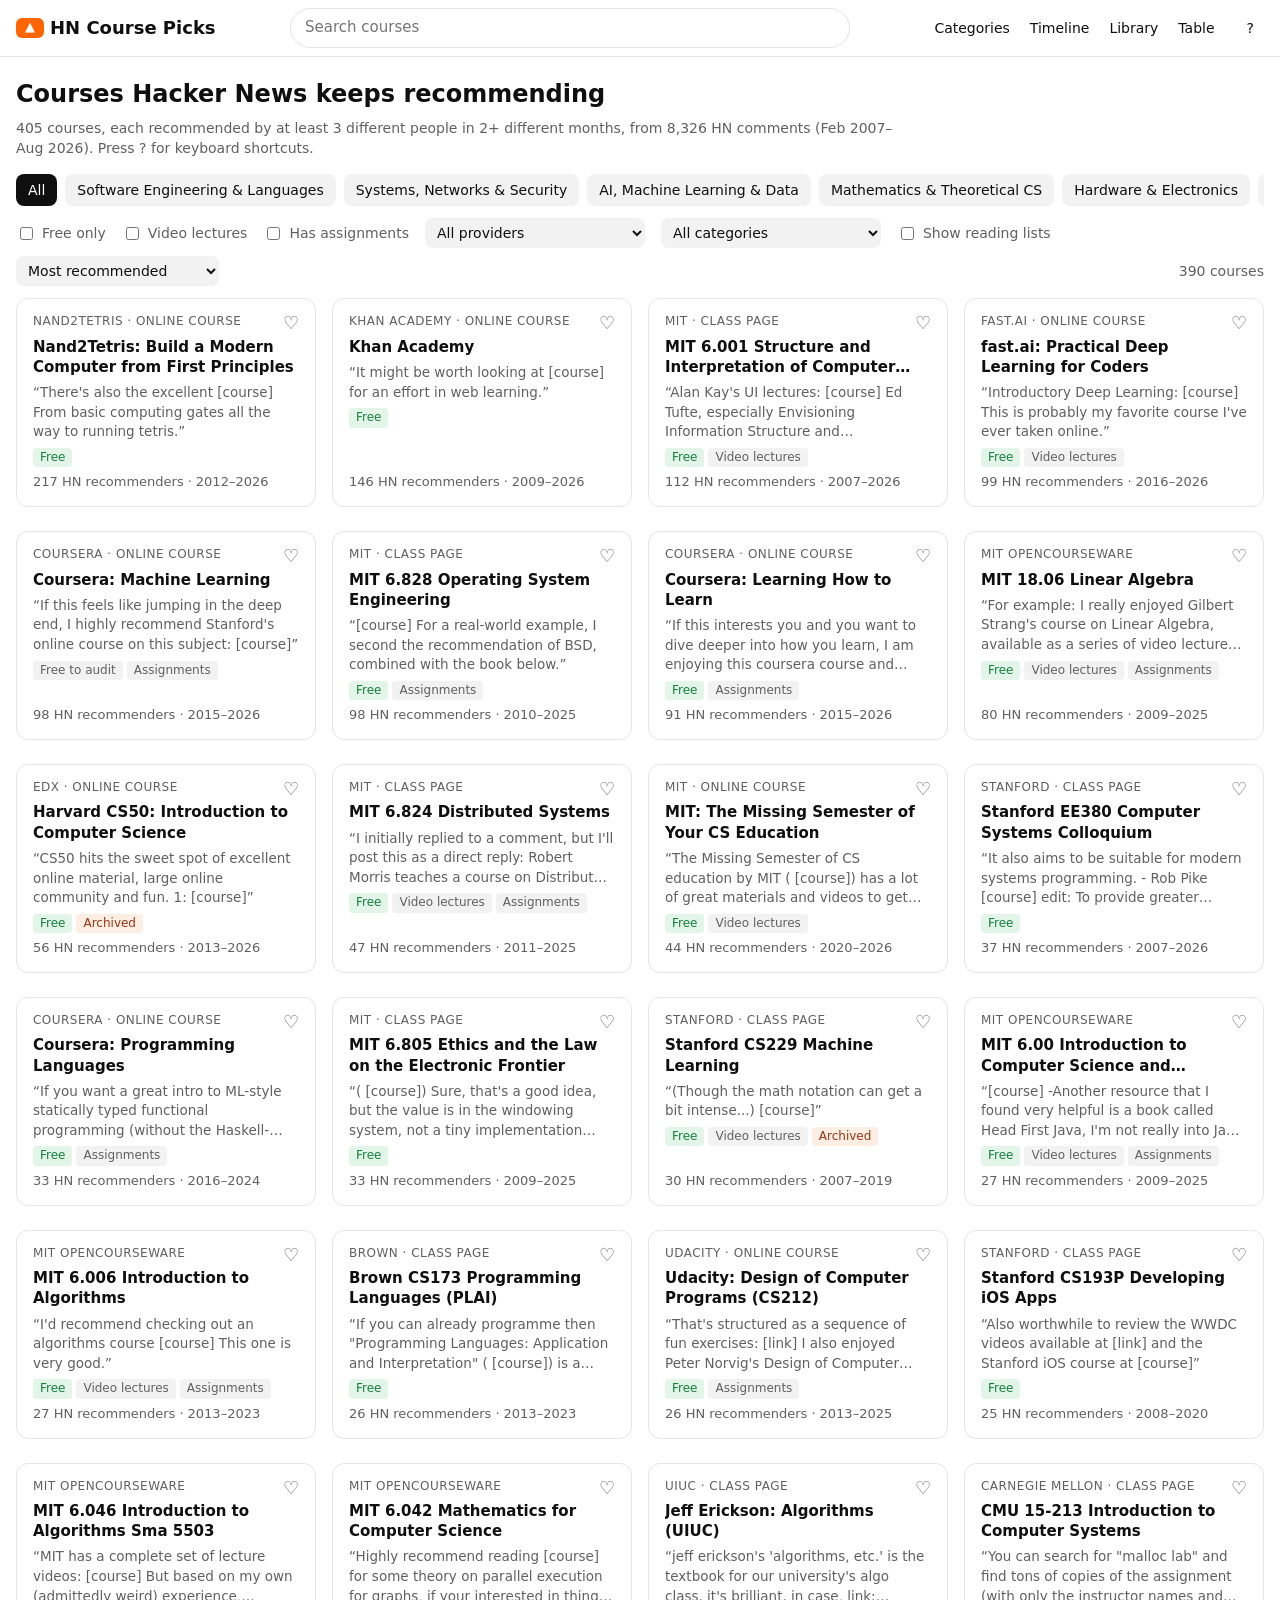
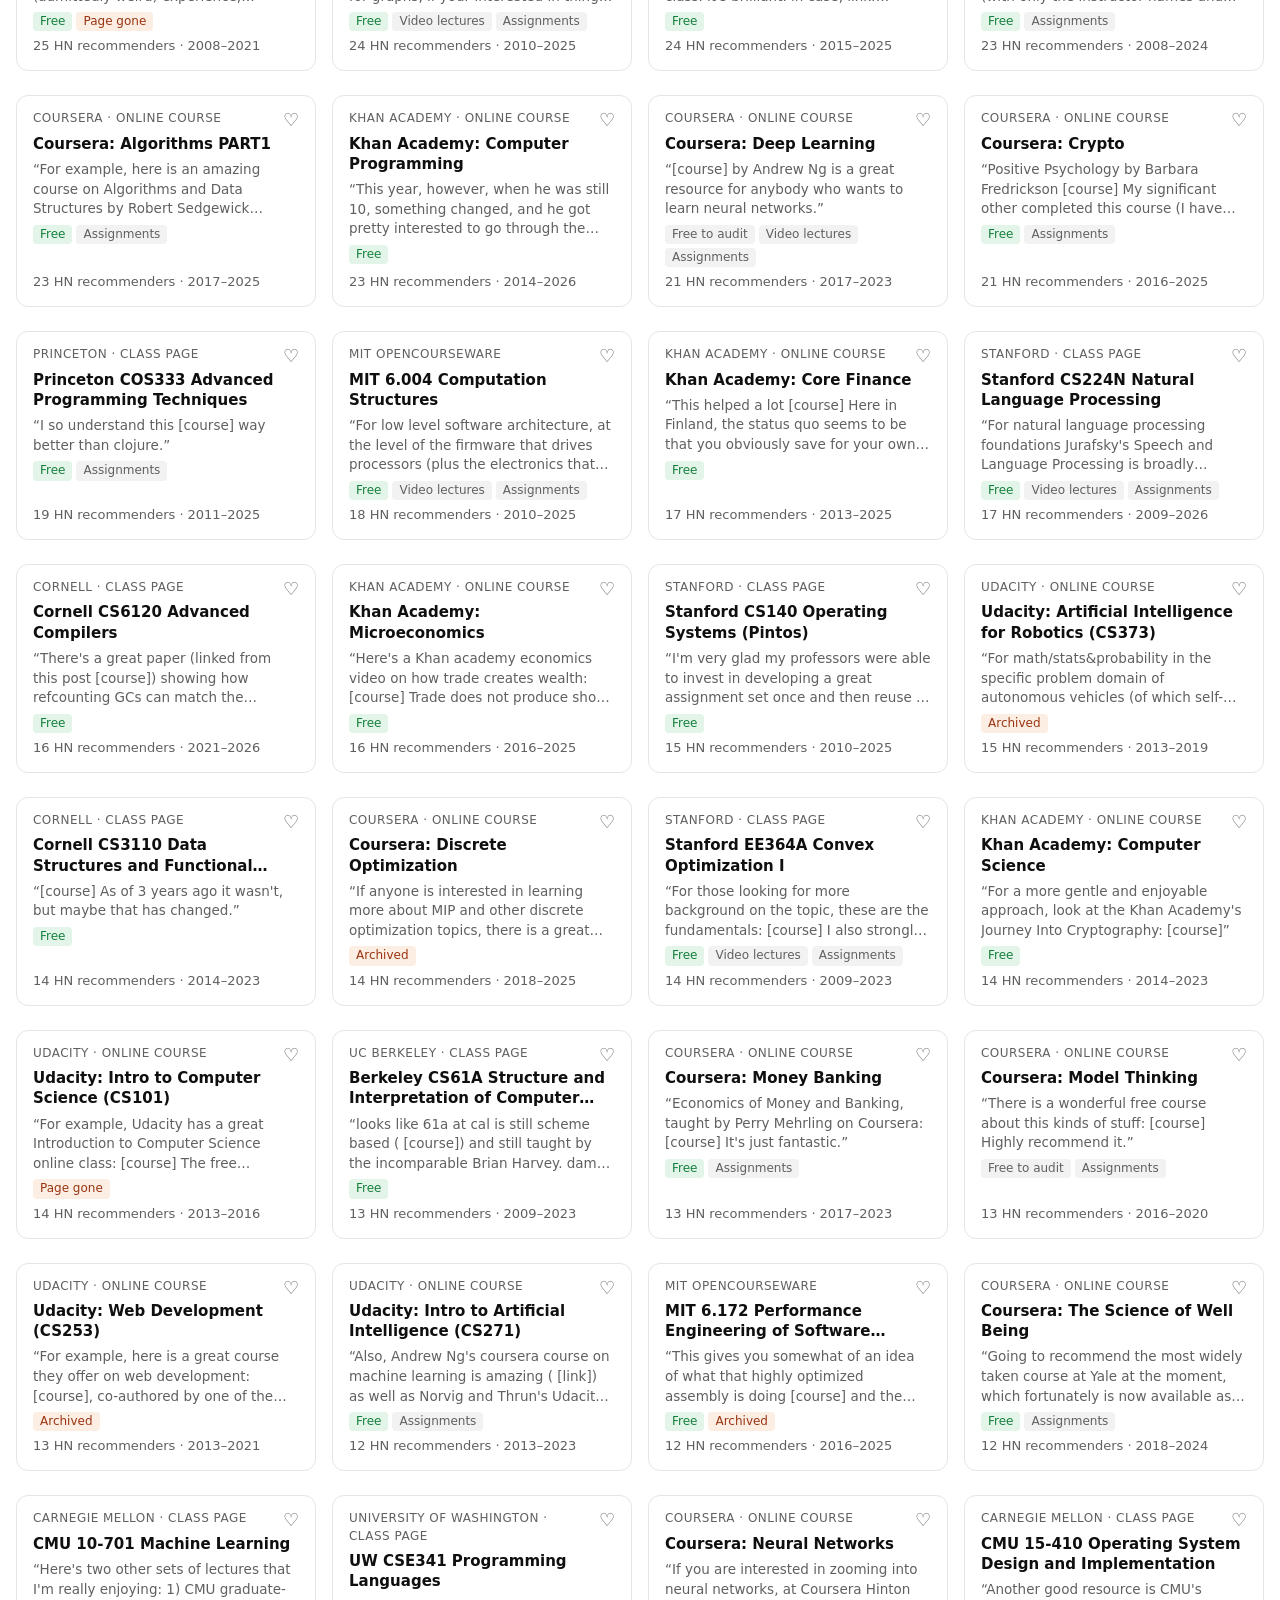
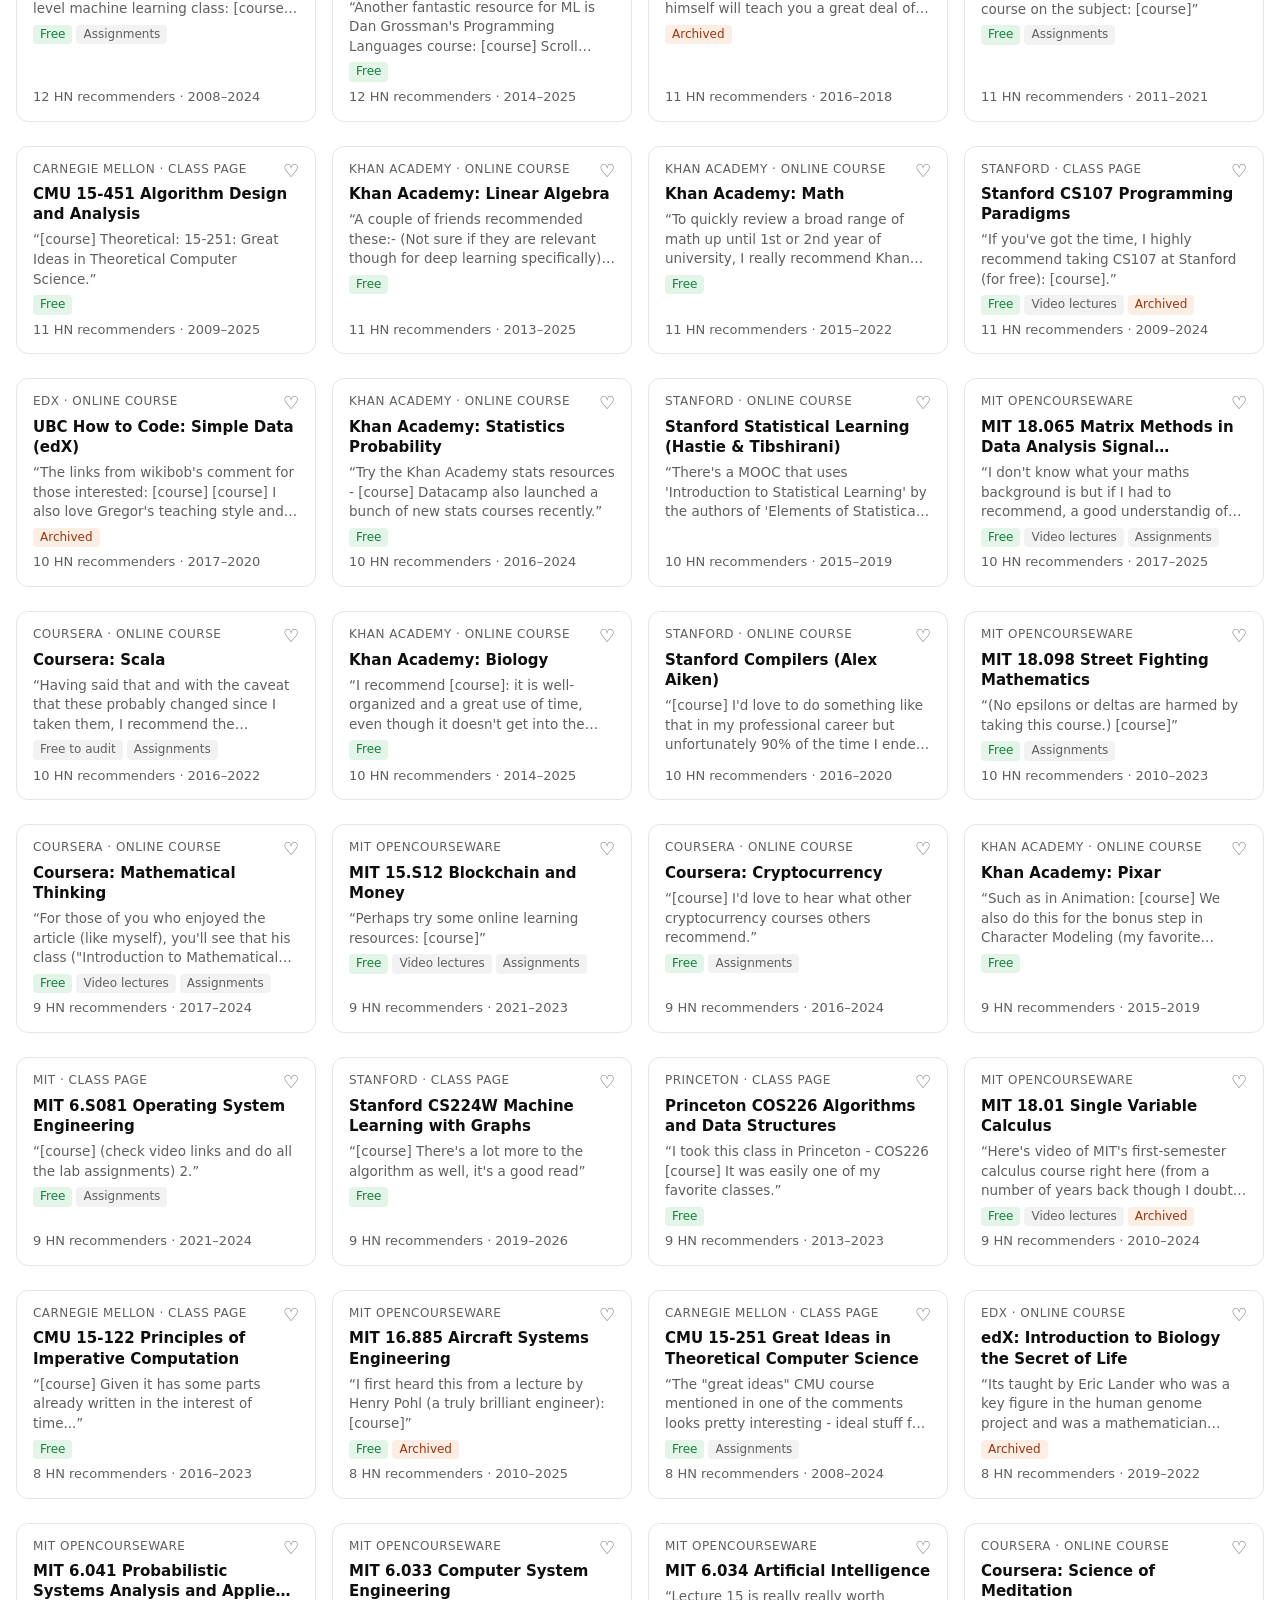
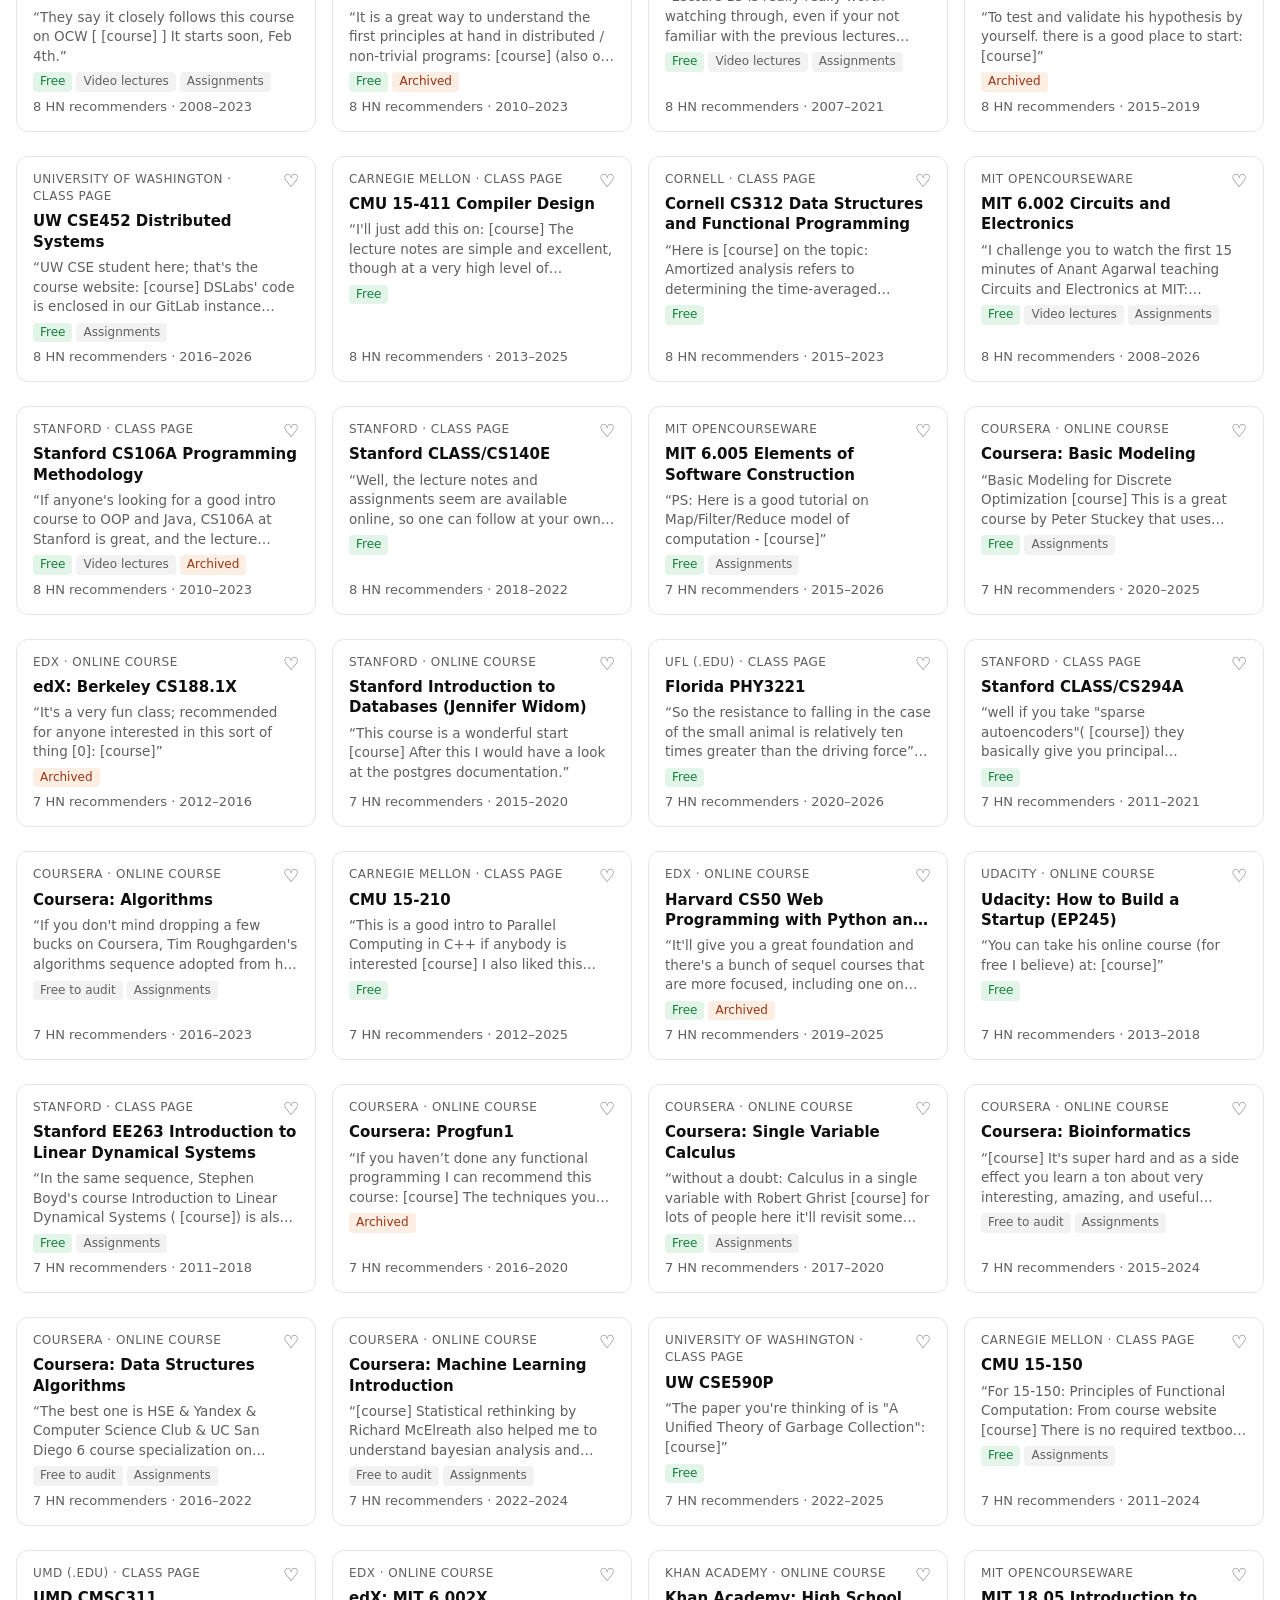
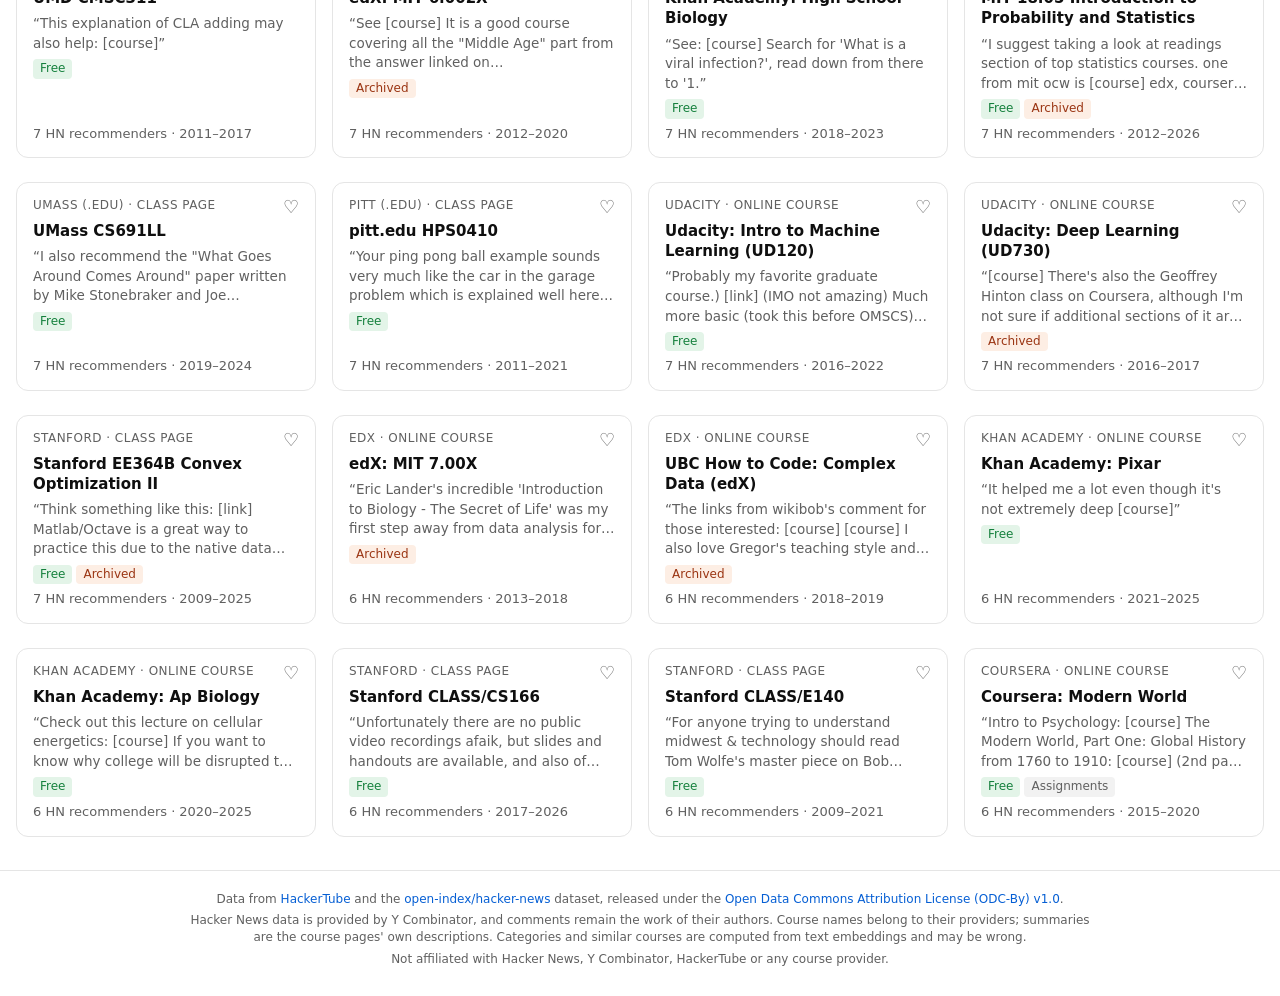
<file: docs/index.html>
<!doctype html>
<html lang="en">
<head>
<meta charset="utf-8">
<meta name="viewport" content="width=device-width, initial-scale=1">
<title>HN Course Picks</title>
<meta name="description" content="The online courses Hacker News keeps telling each other to take, mined from every HN comment since 2007.">
<meta name="theme-color" content="#ff6600">
<link rel="icon" href="data:image/svg+xml,%3Csvg xmlns='http://www.w3.org/2000/svg' viewBox='0 0 32 32'%3E%3Crect width='32' height='32' rx='7' fill='%23ff6600'/%3E%3Cpath d='M6 13l10-5 10 5-10 5z M10 15v5c0 2 3 3 6 3s6-1 6-3v-5' fill='none' stroke='white' stroke-width='2' stroke-linejoin='round'/%3E%3C/svg%3E">
<link rel="stylesheet" href="assets/style.css">
</head>
<body data-page="home">
<header class="topbar">
  <a class="logo" href="./" aria-label="HN Course Picks home"><span class="logo-mark">&#9650;</span><span class="logo-text">HN Course Picks</span></a>
  <form class="search" action="./" role="search"><input id="q" name="q" type="search" placeholder="Search courses" aria-label="Search courses" autocomplete="off"></form>
  <nav class="nav"><a href="category.html">Categories</a><a href="timeline.html">Timeline</a><a href="library.html">Library</a><a href="table.html">Table</a></nav>
  <button class="kbd-btn" id="kbd-help" type="button" aria-label="Keyboard shortcuts" title="Keyboard shortcuts (?)">?</button>
</header>
<main><p class="empty">Loading…</p></main>
<footer>
  <p>Data from <a href="https://hackertube.org">HackerTube</a> and the <a href="https://huggingface.co/datasets/open-index/hacker-news">open-index/hacker-news</a> dataset, released under the <a href="https://opendatacommons.org/licenses/by/1-0/">Open Data Commons Attribution License (ODC-By) v1.0</a>.</p>
  <p>Hacker News data is provided by Y Combinator, and comments remain the work of their authors. Course names belong to their providers; summaries are the course pages' own descriptions. Categories and similar courses are computed from text embeddings and may be wrong.</p>
  <p>Not affiliated with Hacker News, Y Combinator, HackerTube or any course provider.</p>
</footer>
<script src="assets/app.js" defer></script>
</body>
</html>
</file>
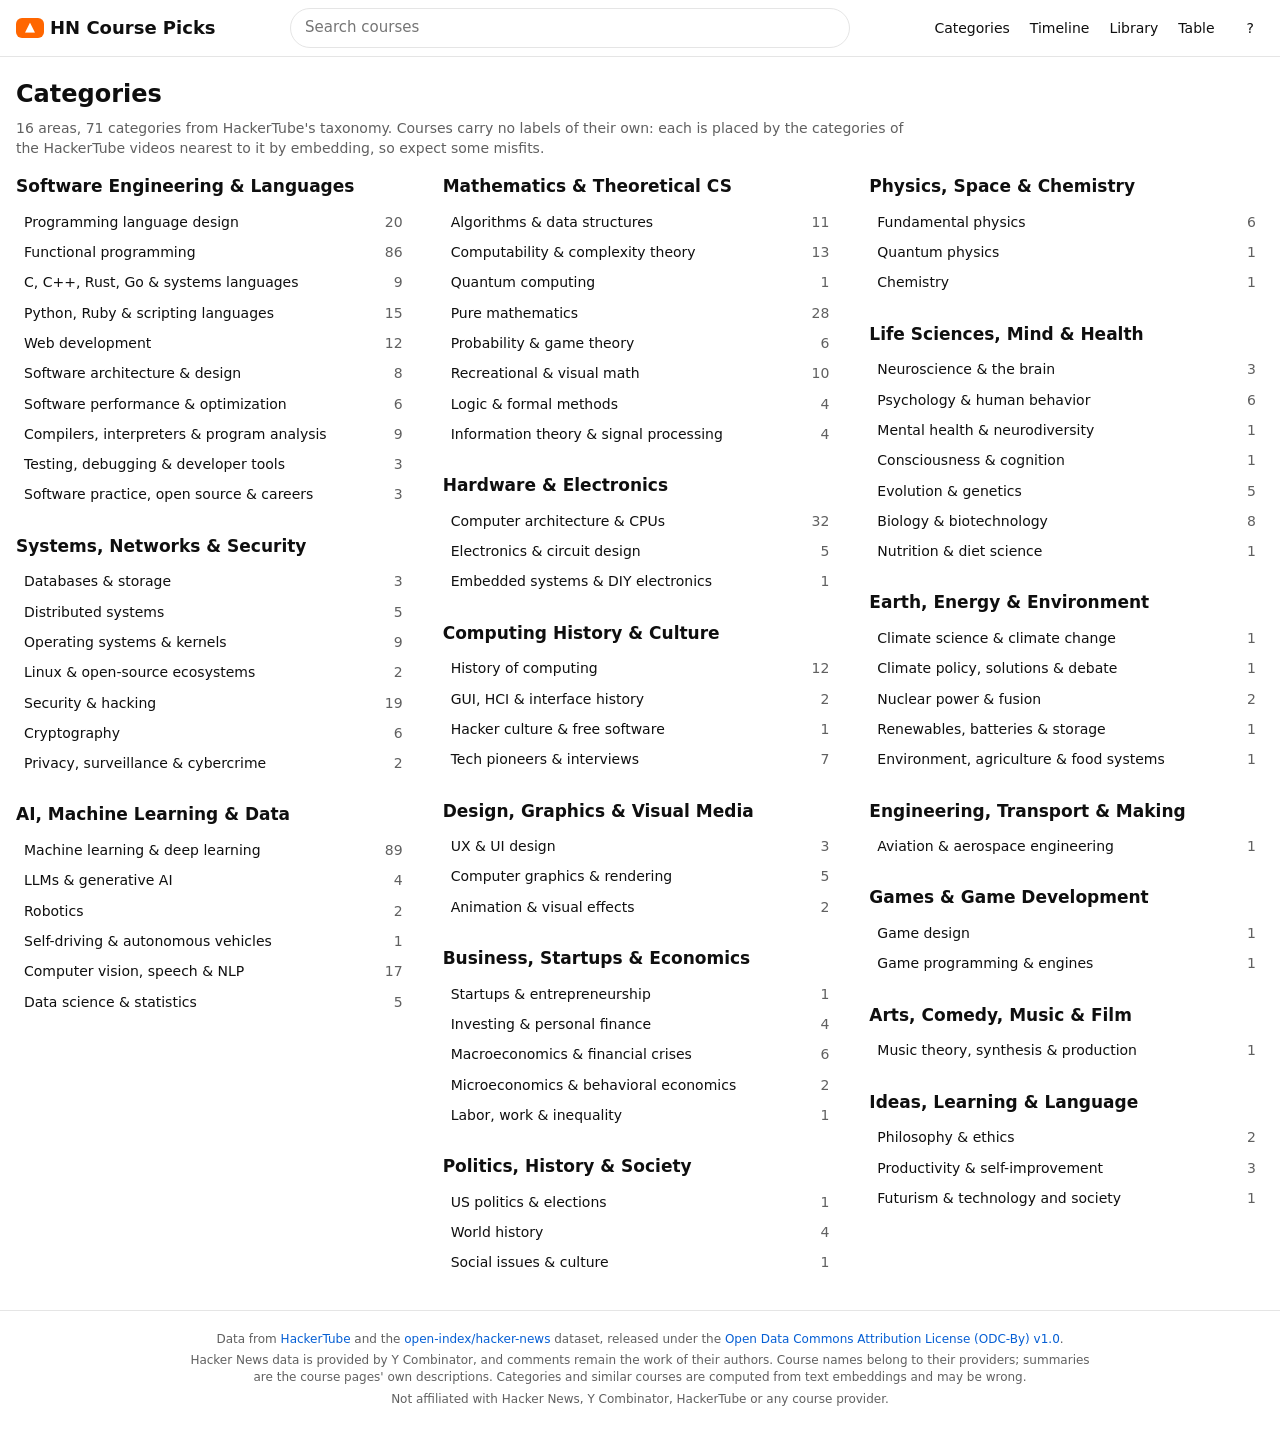
<file: docs/category.html>
<!doctype html>
<html lang="en">
<head>
<meta charset="utf-8">
<meta name="viewport" content="width=device-width, initial-scale=1">
<title>Categories · HN Course Picks</title>
<meta name="description" content="The online courses Hacker News keeps telling each other to take, mined from every HN comment since 2007.">
<meta name="theme-color" content="#ff6600">
<link rel="icon" href="data:image/svg+xml,%3Csvg xmlns='http://www.w3.org/2000/svg' viewBox='0 0 32 32'%3E%3Crect width='32' height='32' rx='7' fill='%23ff6600'/%3E%3Cpath d='M6 13l10-5 10 5-10 5z M10 15v5c0 2 3 3 6 3s6-1 6-3v-5' fill='none' stroke='white' stroke-width='2' stroke-linejoin='round'/%3E%3C/svg%3E">
<link rel="stylesheet" href="assets/style.css">
</head>
<body data-page="category">
<header class="topbar">
  <a class="logo" href="./" aria-label="HN Course Picks home"><span class="logo-mark">&#9650;</span><span class="logo-text">HN Course Picks</span></a>
  <form class="search" action="./" role="search"><input id="q" name="q" type="search" placeholder="Search courses" aria-label="Search courses" autocomplete="off"></form>
  <nav class="nav"><a href="category.html">Categories</a><a href="timeline.html">Timeline</a><a href="library.html">Library</a><a href="table.html">Table</a></nav>
  <button class="kbd-btn" id="kbd-help" type="button" aria-label="Keyboard shortcuts" title="Keyboard shortcuts (?)">?</button>
</header>
<main><p class="empty">Loading…</p></main>
<footer>
  <p>Data from <a href="https://hackertube.org">HackerTube</a> and the <a href="https://huggingface.co/datasets/open-index/hacker-news">open-index/hacker-news</a> dataset, released under the <a href="https://opendatacommons.org/licenses/by/1-0/">Open Data Commons Attribution License (ODC-By) v1.0</a>.</p>
  <p>Hacker News data is provided by Y Combinator, and comments remain the work of their authors. Course names belong to their providers; summaries are the course pages' own descriptions. Categories and similar courses are computed from text embeddings and may be wrong.</p>
  <p>Not affiliated with Hacker News, Y Combinator, HackerTube or any course provider.</p>
</footer>
<script src="assets/app.js" defer></script>
</body>
</html>
</file>
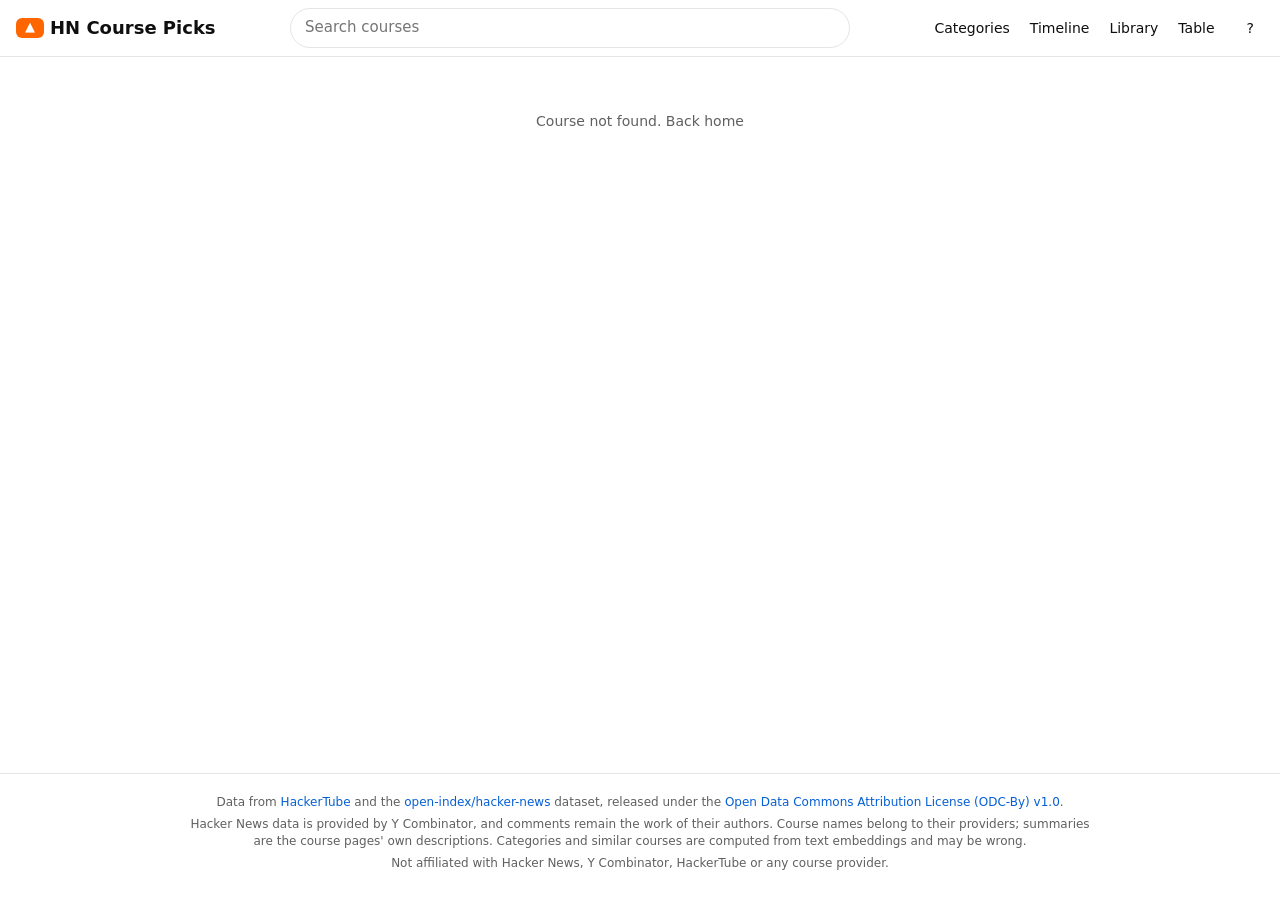
<file: docs/course.html>
<!doctype html>
<html lang="en">
<head>
<meta charset="utf-8">
<meta name="viewport" content="width=device-width, initial-scale=1">
<title>Course · HN Course Picks</title>
<meta name="description" content="The online courses Hacker News keeps telling each other to take, mined from every HN comment since 2007.">
<meta name="theme-color" content="#ff6600">
<link rel="icon" href="data:image/svg+xml,%3Csvg xmlns='http://www.w3.org/2000/svg' viewBox='0 0 32 32'%3E%3Crect width='32' height='32' rx='7' fill='%23ff6600'/%3E%3Cpath d='M6 13l10-5 10 5-10 5z M10 15v5c0 2 3 3 6 3s6-1 6-3v-5' fill='none' stroke='white' stroke-width='2' stroke-linejoin='round'/%3E%3C/svg%3E">
<link rel="stylesheet" href="assets/style.css">
</head>
<body data-page="course">
<header class="topbar">
  <a class="logo" href="./" aria-label="HN Course Picks home"><span class="logo-mark">&#9650;</span><span class="logo-text">HN Course Picks</span></a>
  <form class="search" action="./" role="search"><input id="q" name="q" type="search" placeholder="Search courses" aria-label="Search courses" autocomplete="off"></form>
  <nav class="nav"><a href="category.html">Categories</a><a href="timeline.html">Timeline</a><a href="library.html">Library</a><a href="table.html">Table</a></nav>
  <button class="kbd-btn" id="kbd-help" type="button" aria-label="Keyboard shortcuts" title="Keyboard shortcuts (?)">?</button>
</header>
<main><p class="empty">Loading…</p></main>
<footer>
  <p>Data from <a href="https://hackertube.org">HackerTube</a> and the <a href="https://huggingface.co/datasets/open-index/hacker-news">open-index/hacker-news</a> dataset, released under the <a href="https://opendatacommons.org/licenses/by/1-0/">Open Data Commons Attribution License (ODC-By) v1.0</a>.</p>
  <p>Hacker News data is provided by Y Combinator, and comments remain the work of their authors. Course names belong to their providers; summaries are the course pages' own descriptions. Categories and similar courses are computed from text embeddings and may be wrong.</p>
  <p>Not affiliated with Hacker News, Y Combinator, HackerTube or any course provider.</p>
</footer>
<script src="assets/app.js" defer></script>
</body>
</html>
</file>
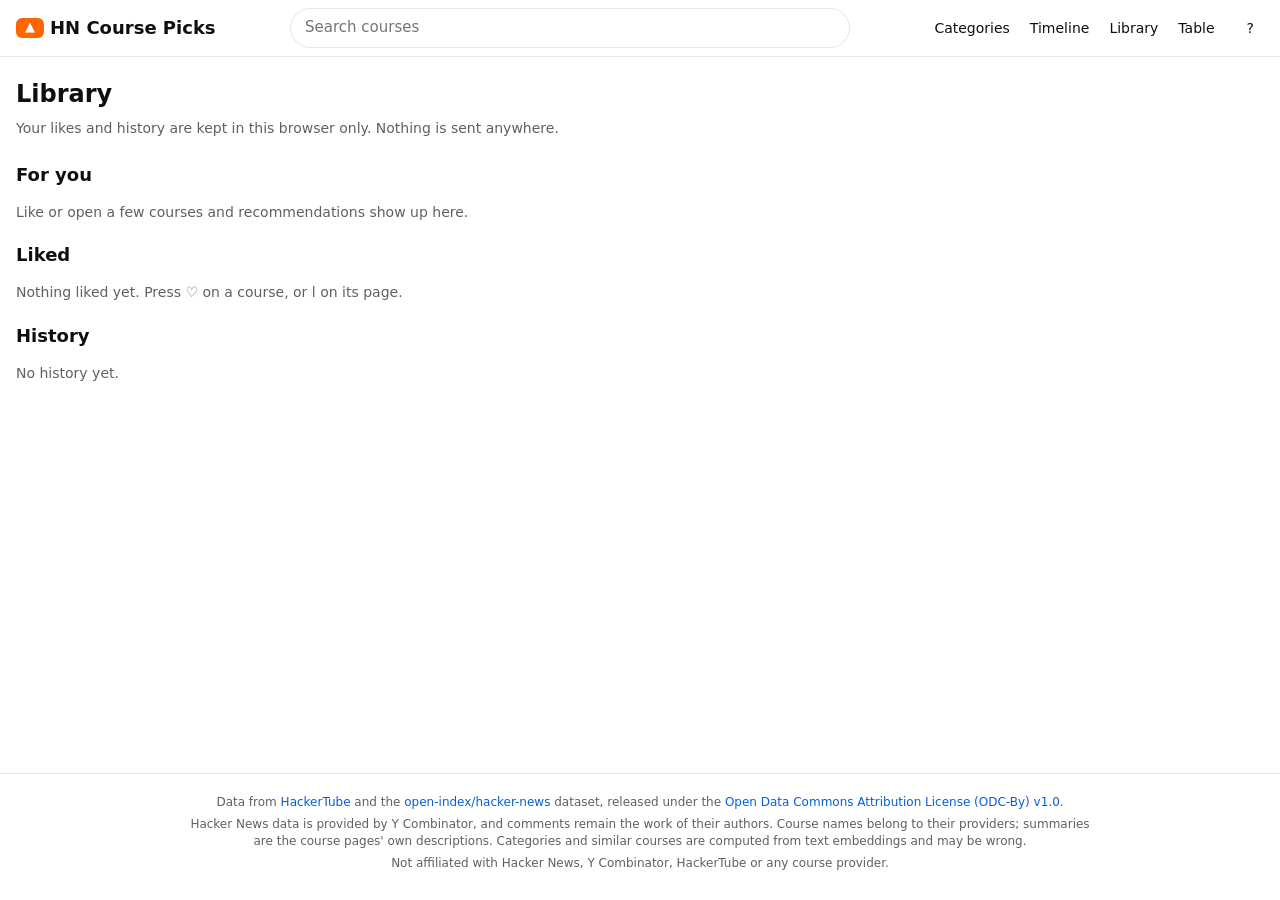
<file: docs/library.html>
<!doctype html>
<html lang="en">
<head>
<meta charset="utf-8">
<meta name="viewport" content="width=device-width, initial-scale=1">
<title>Library · HN Course Picks</title>
<meta name="description" content="The online courses Hacker News keeps telling each other to take, mined from every HN comment since 2007.">
<meta name="theme-color" content="#ff6600">
<link rel="icon" href="data:image/svg+xml,%3Csvg xmlns='http://www.w3.org/2000/svg' viewBox='0 0 32 32'%3E%3Crect width='32' height='32' rx='7' fill='%23ff6600'/%3E%3Cpath d='M6 13l10-5 10 5-10 5z M10 15v5c0 2 3 3 6 3s6-1 6-3v-5' fill='none' stroke='white' stroke-width='2' stroke-linejoin='round'/%3E%3C/svg%3E">
<link rel="stylesheet" href="assets/style.css">
</head>
<body data-page="library">
<header class="topbar">
  <a class="logo" href="./" aria-label="HN Course Picks home"><span class="logo-mark">&#9650;</span><span class="logo-text">HN Course Picks</span></a>
  <form class="search" action="./" role="search"><input id="q" name="q" type="search" placeholder="Search courses" aria-label="Search courses" autocomplete="off"></form>
  <nav class="nav"><a href="category.html">Categories</a><a href="timeline.html">Timeline</a><a href="library.html">Library</a><a href="table.html">Table</a></nav>
  <button class="kbd-btn" id="kbd-help" type="button" aria-label="Keyboard shortcuts" title="Keyboard shortcuts (?)">?</button>
</header>
<main><p class="empty">Loading…</p></main>
<footer>
  <p>Data from <a href="https://hackertube.org">HackerTube</a> and the <a href="https://huggingface.co/datasets/open-index/hacker-news">open-index/hacker-news</a> dataset, released under the <a href="https://opendatacommons.org/licenses/by/1-0/">Open Data Commons Attribution License (ODC-By) v1.0</a>.</p>
  <p>Hacker News data is provided by Y Combinator, and comments remain the work of their authors. Course names belong to their providers; summaries are the course pages' own descriptions. Categories and similar courses are computed from text embeddings and may be wrong.</p>
  <p>Not affiliated with Hacker News, Y Combinator, HackerTube or any course provider.</p>
</footer>
<script src="assets/app.js" defer></script>
</body>
</html>
</file>
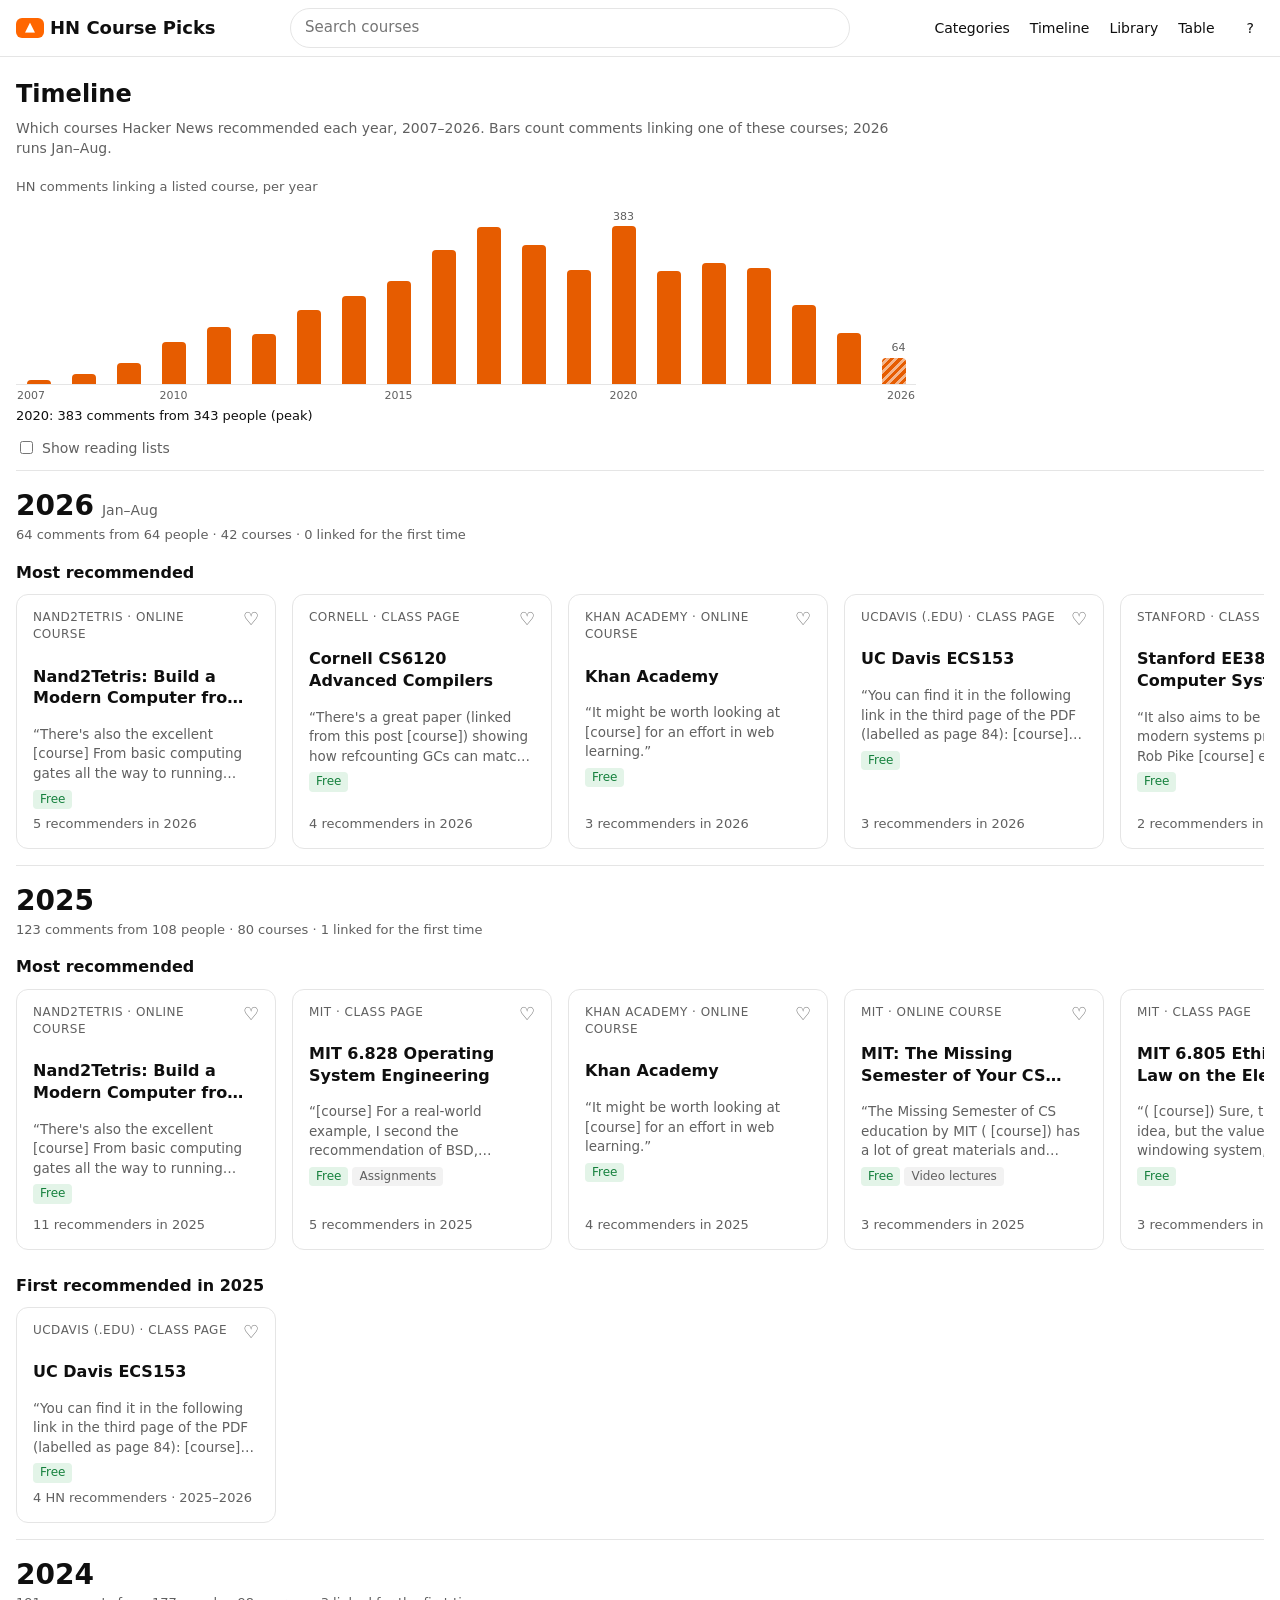
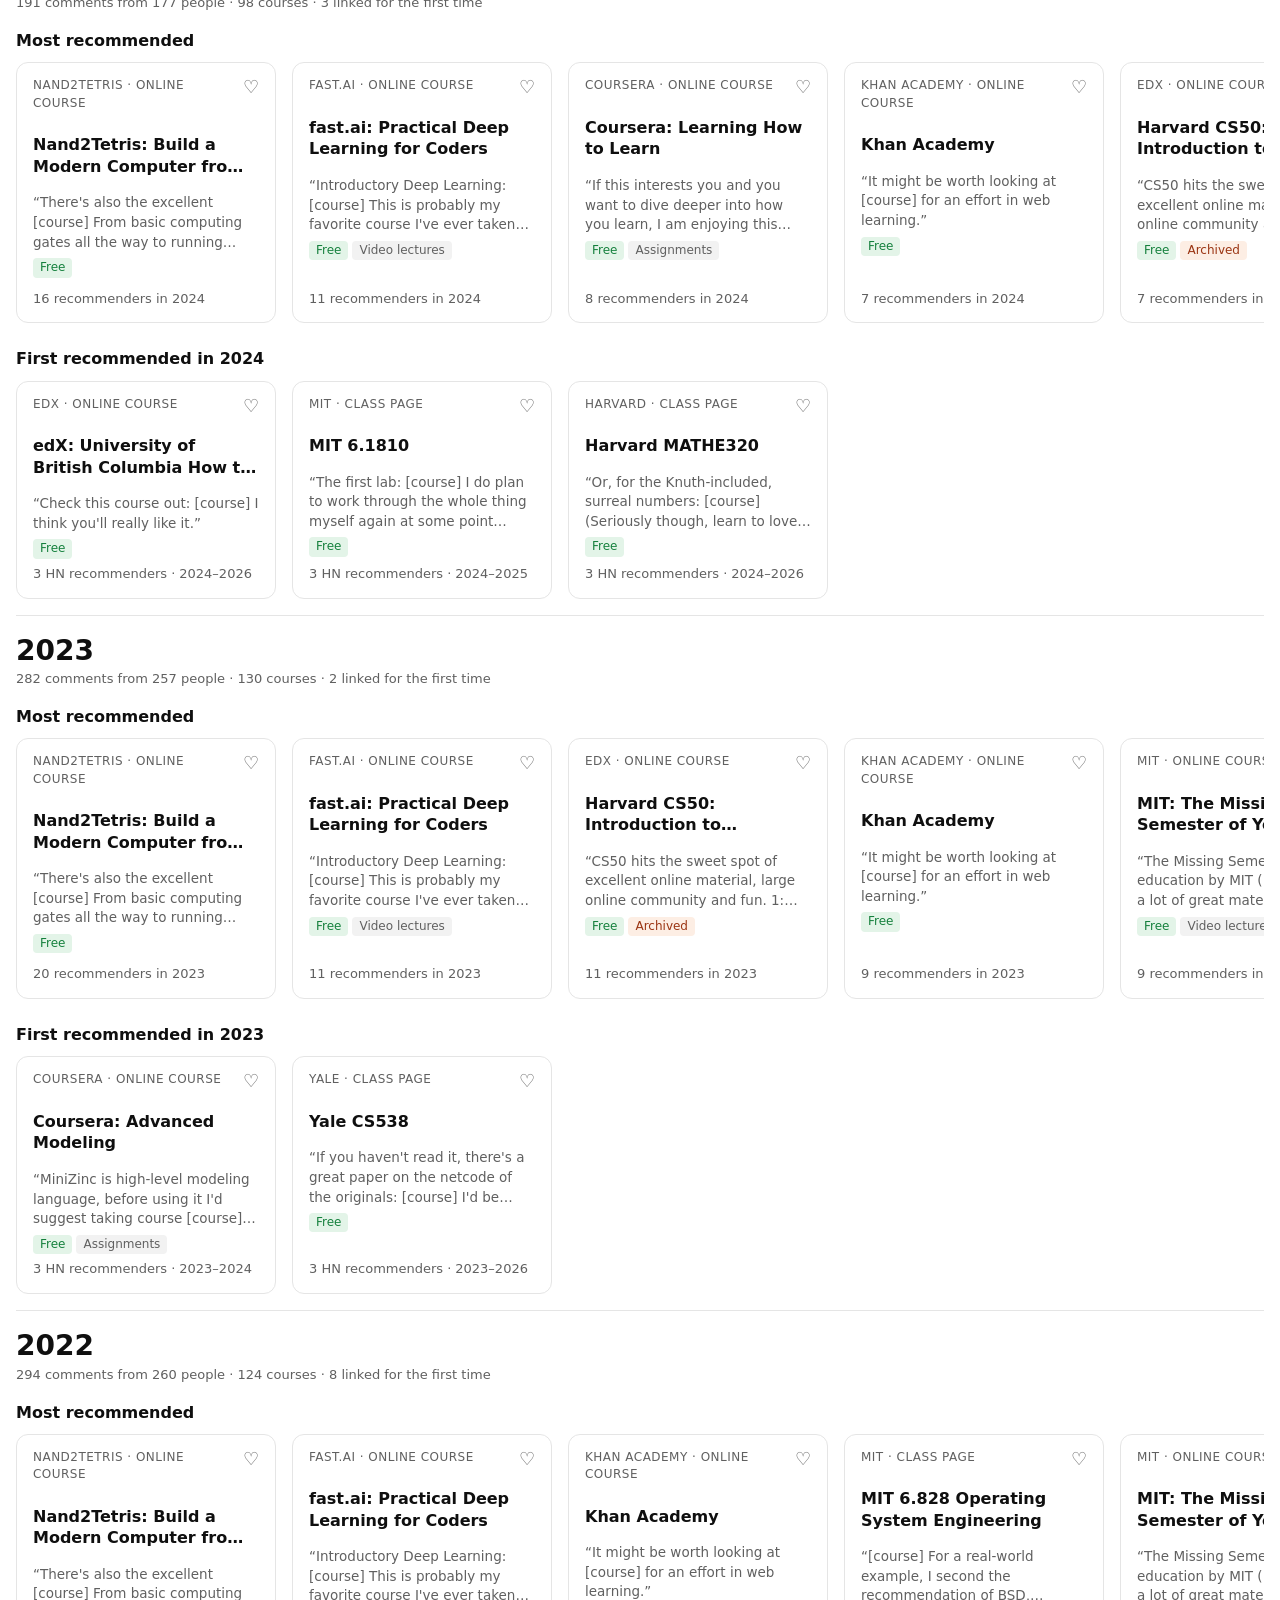
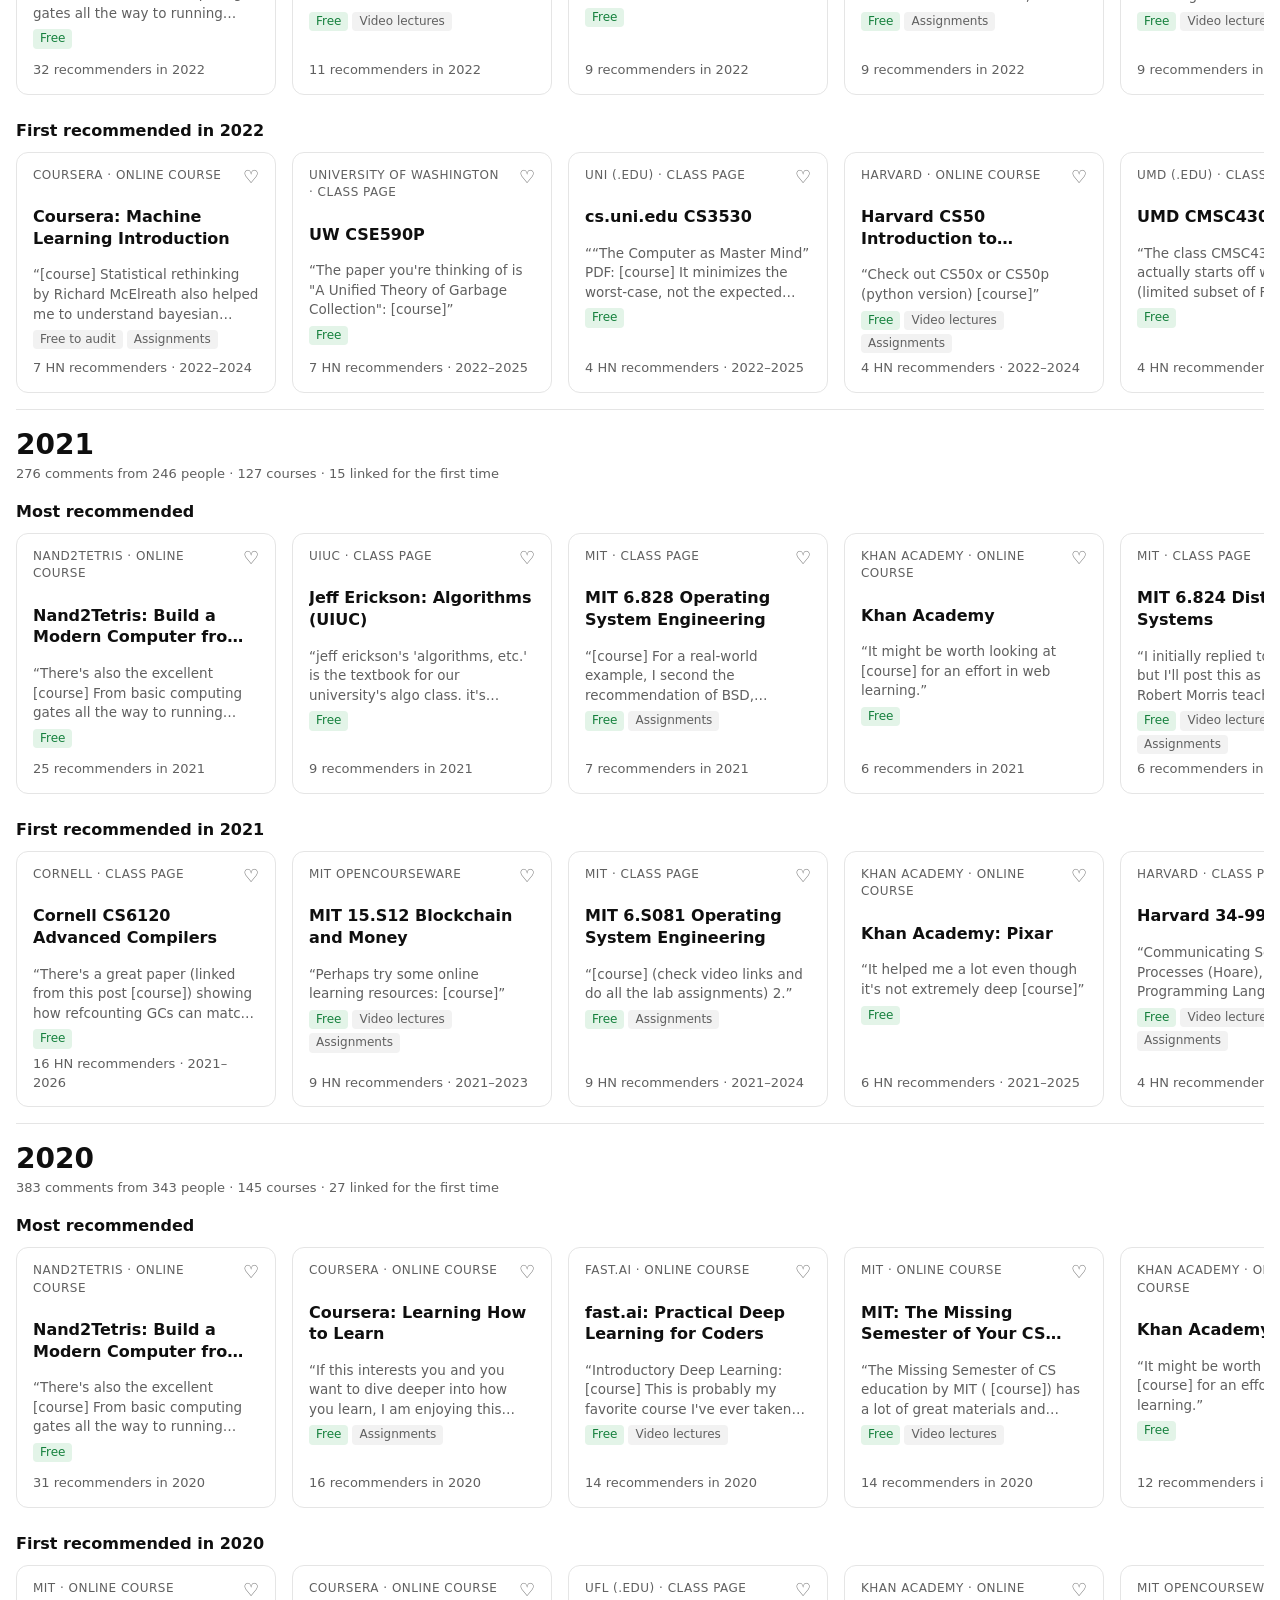
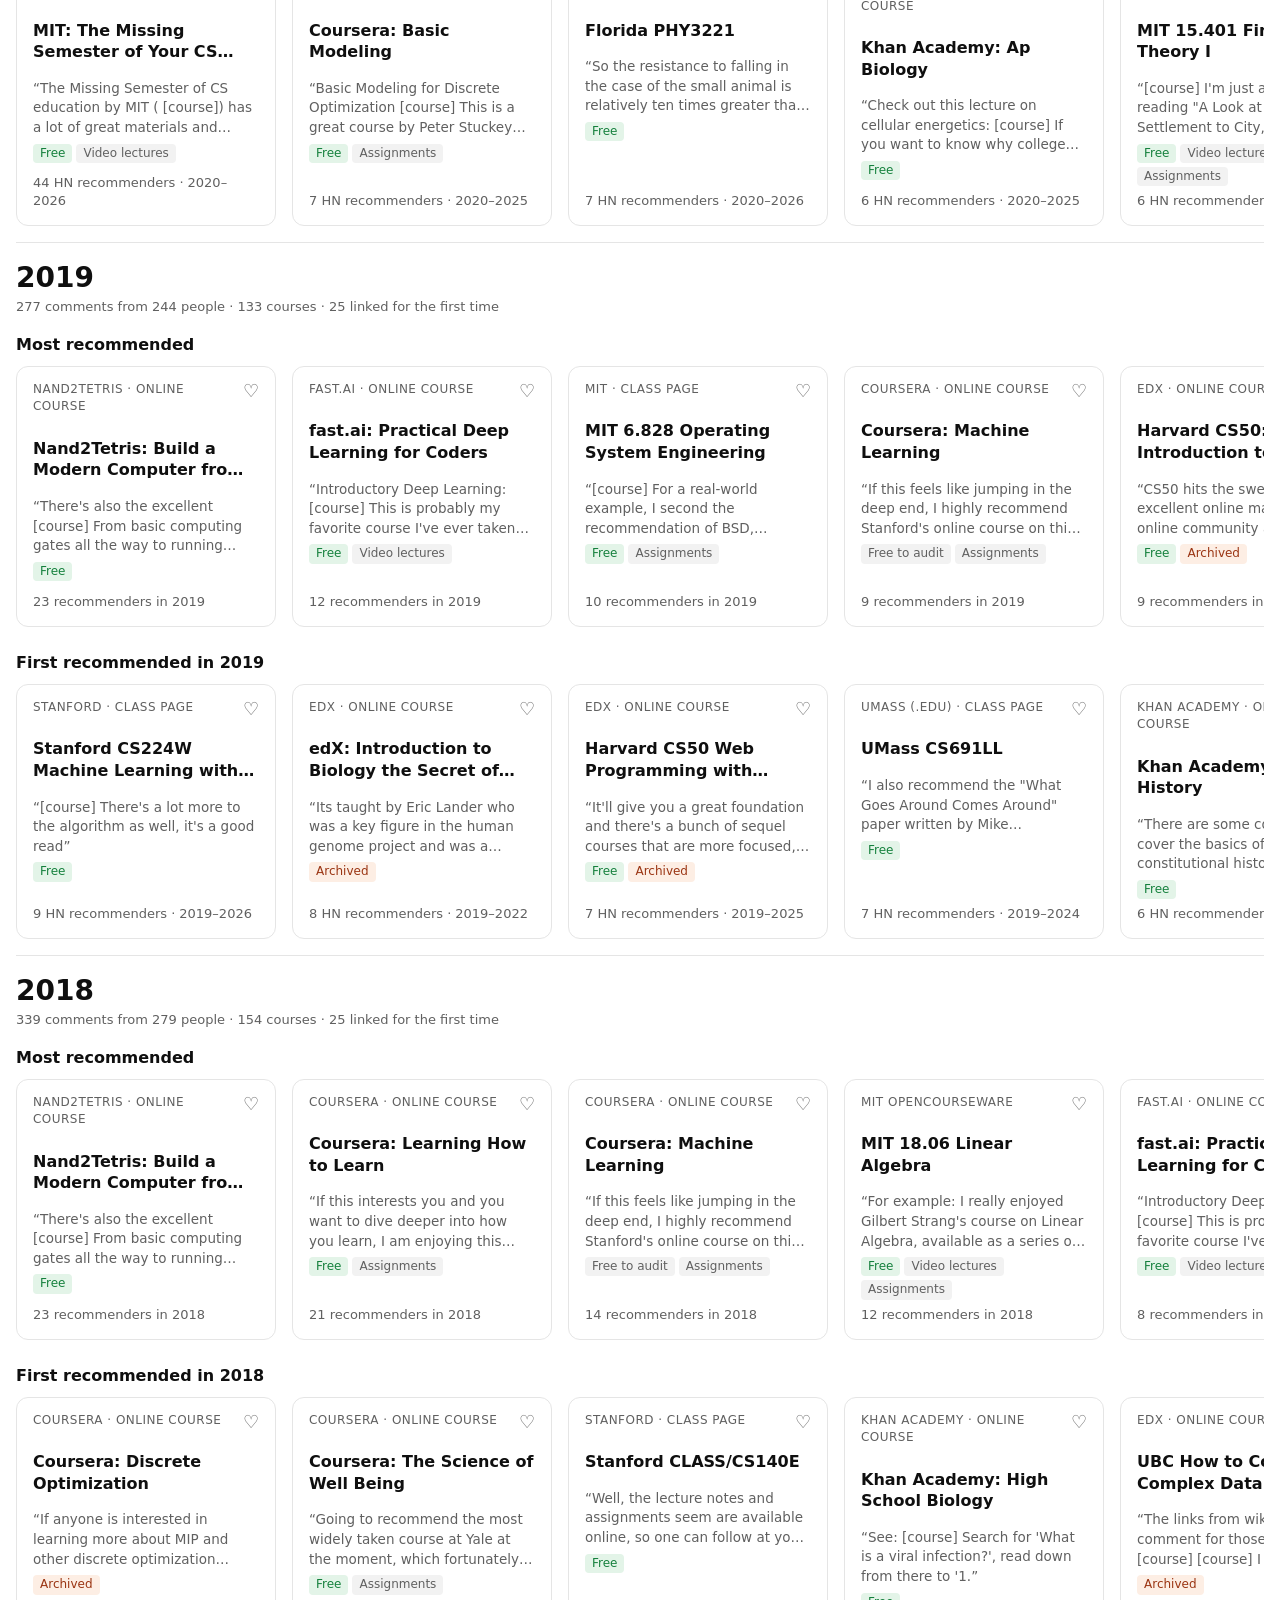
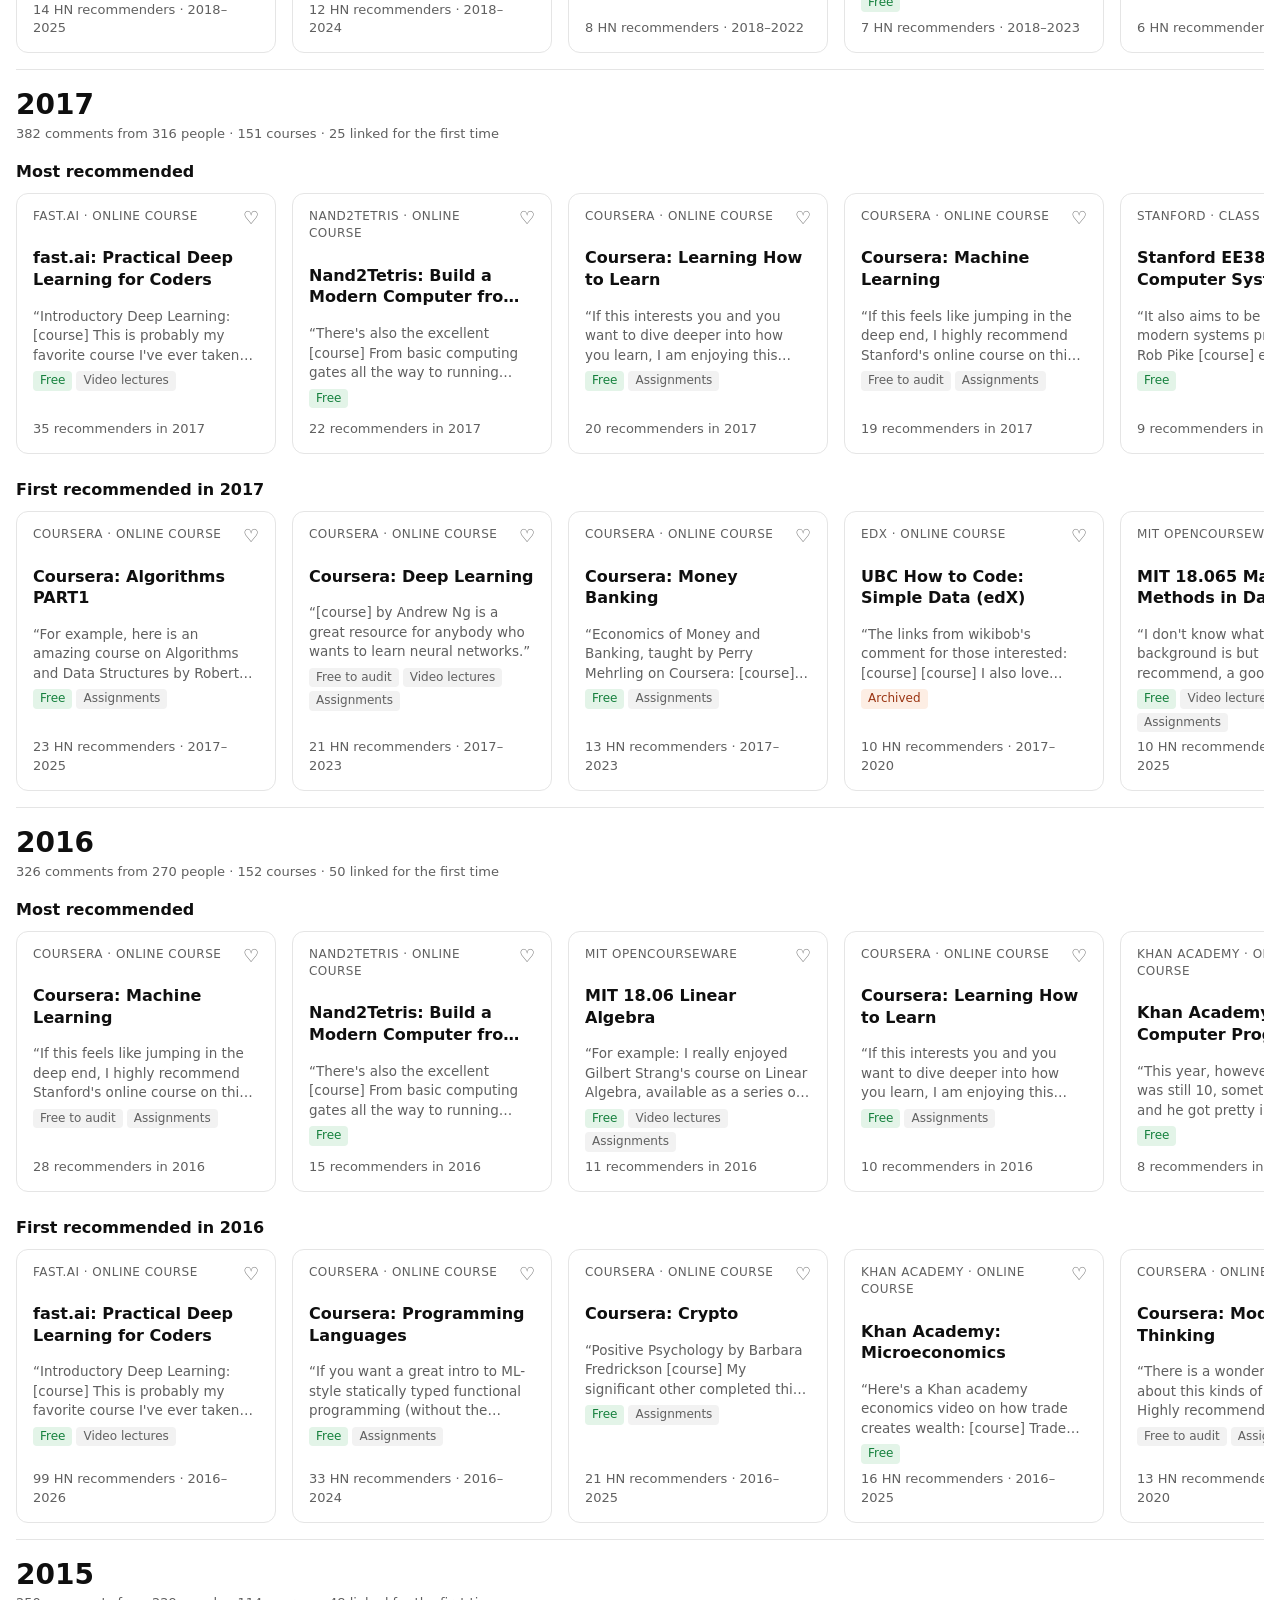
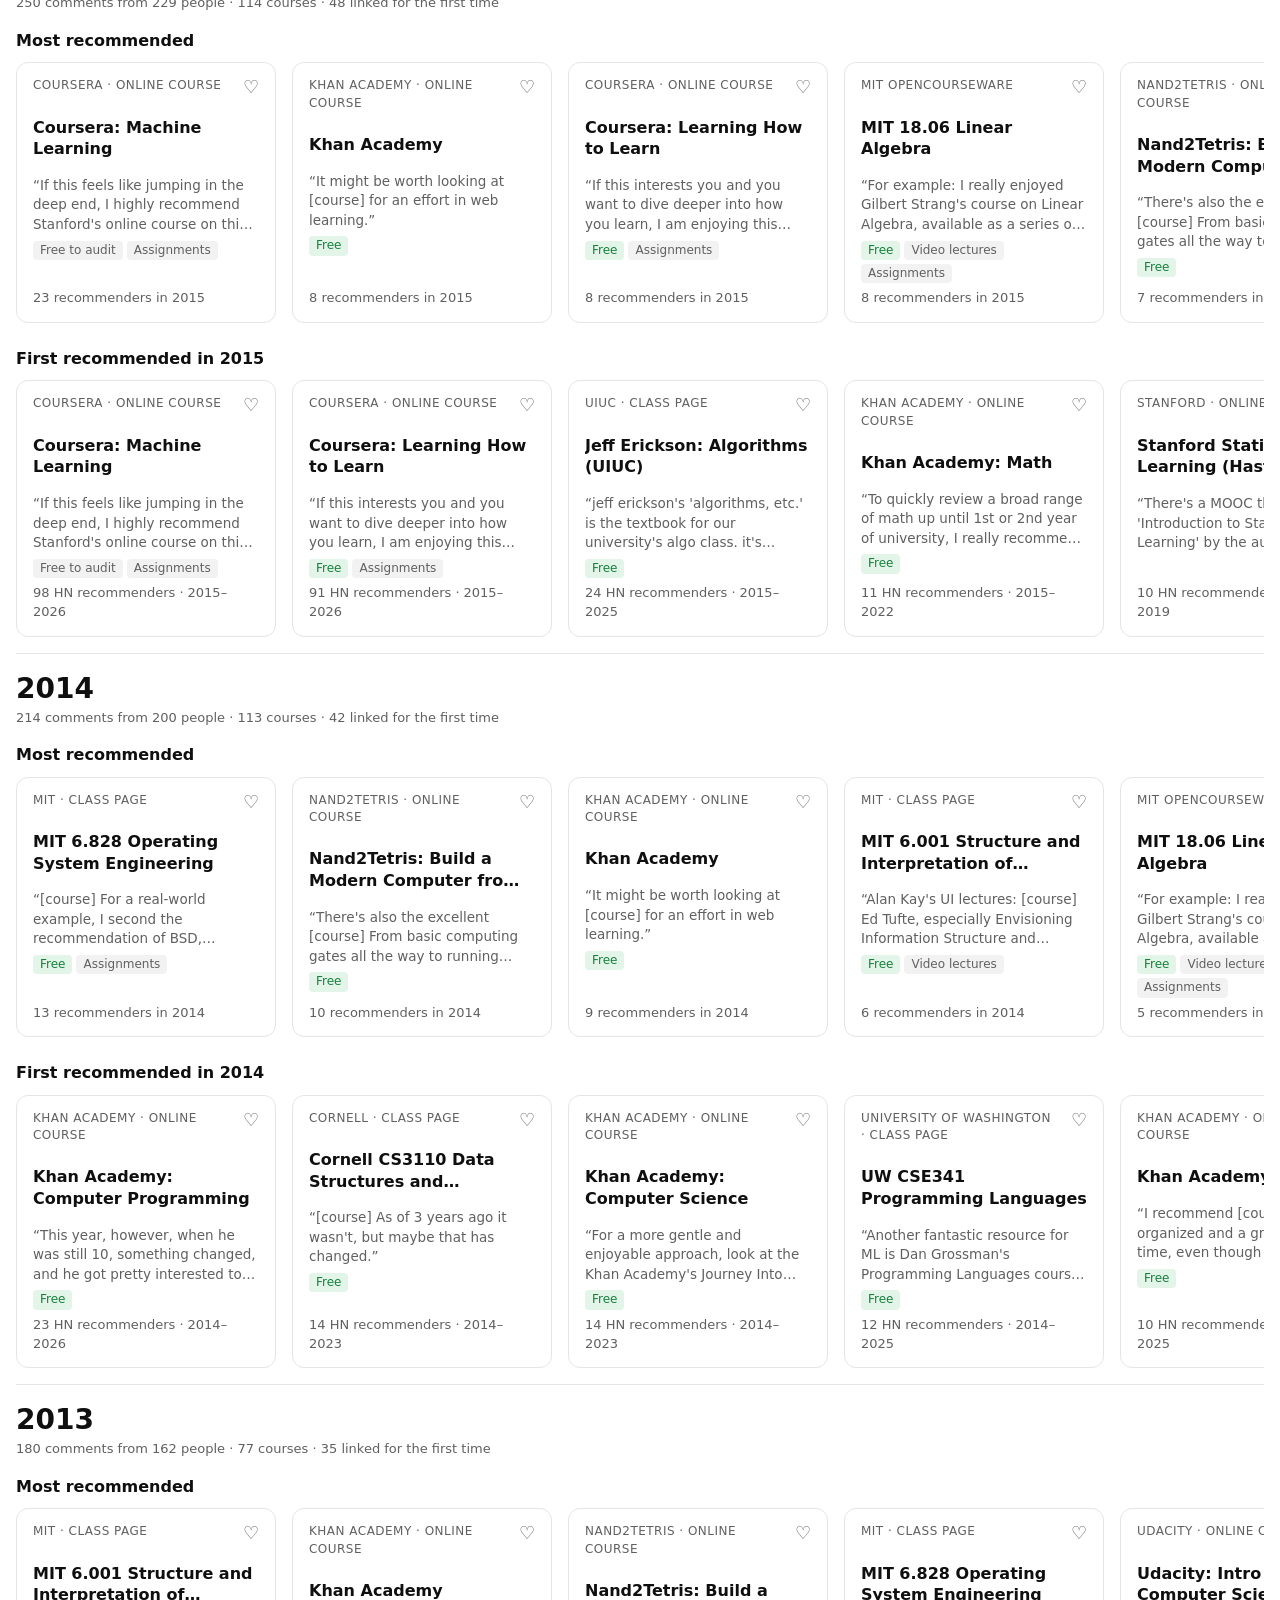
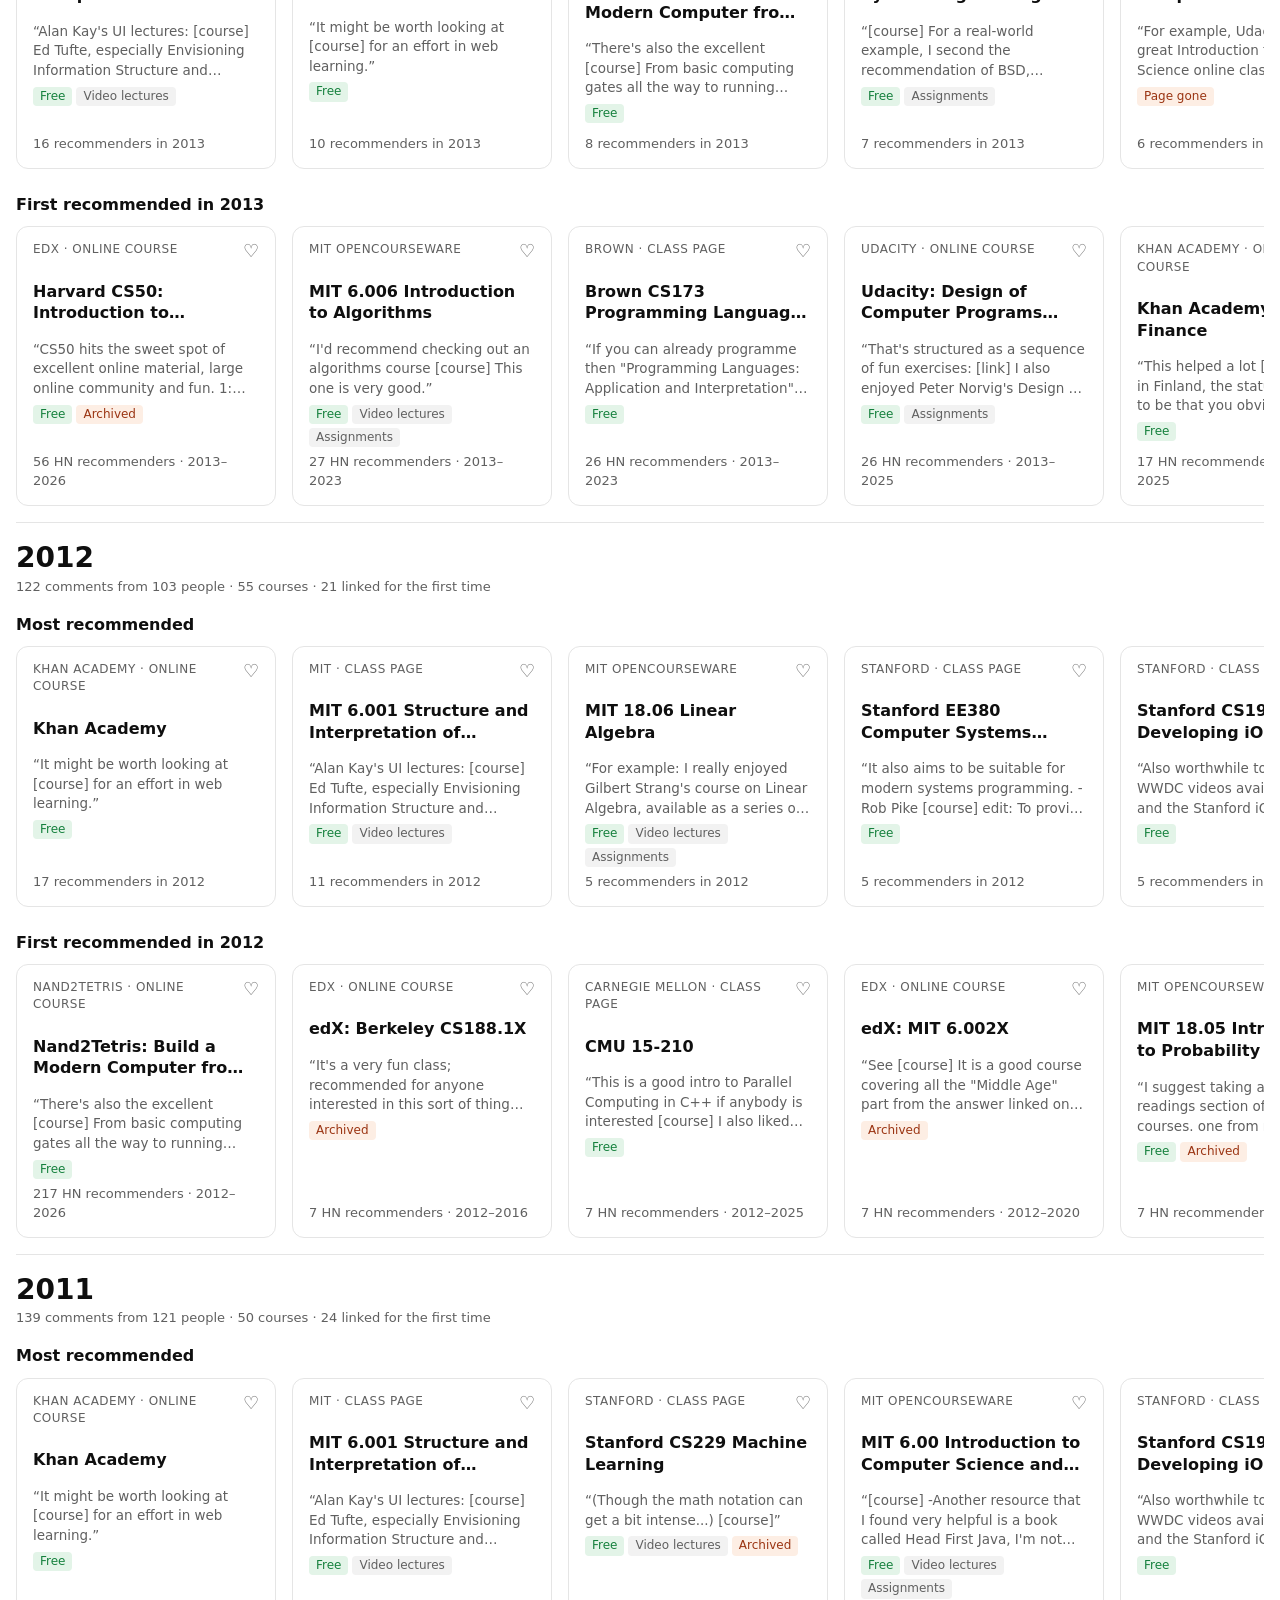
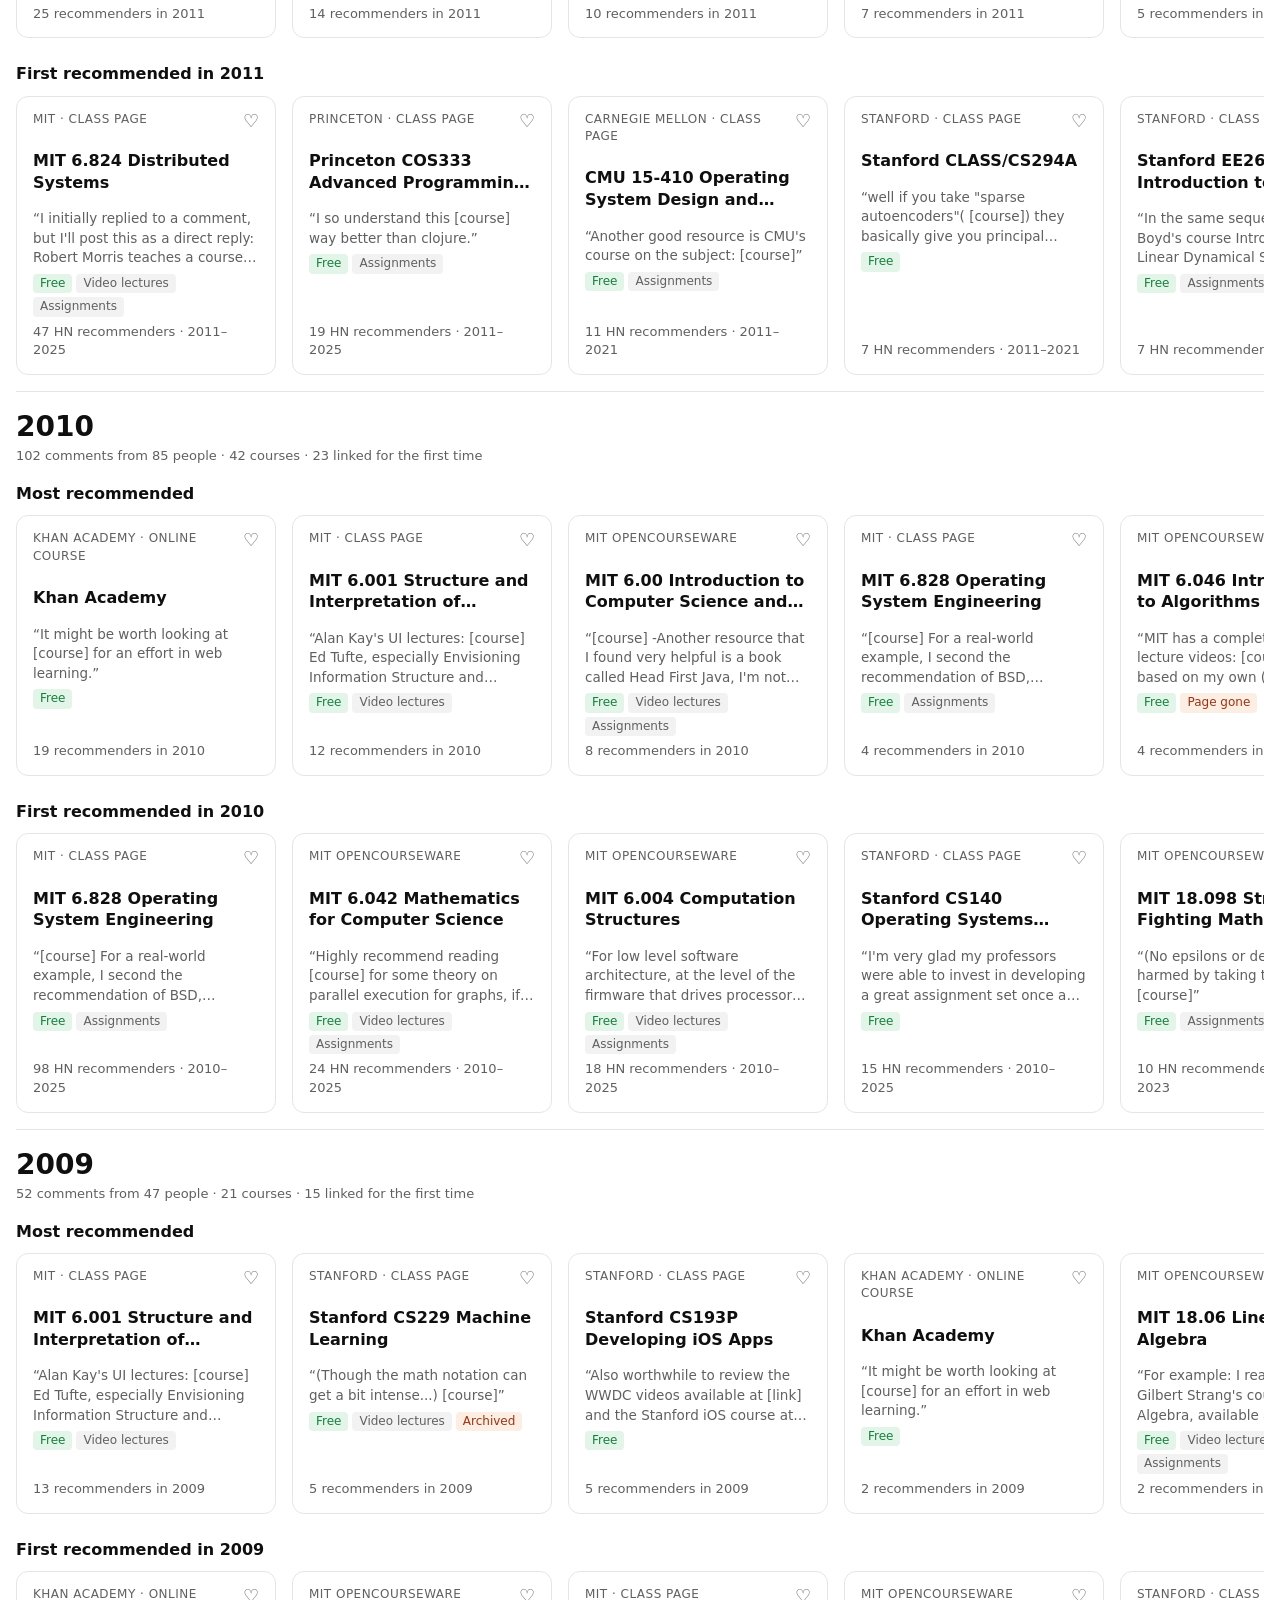
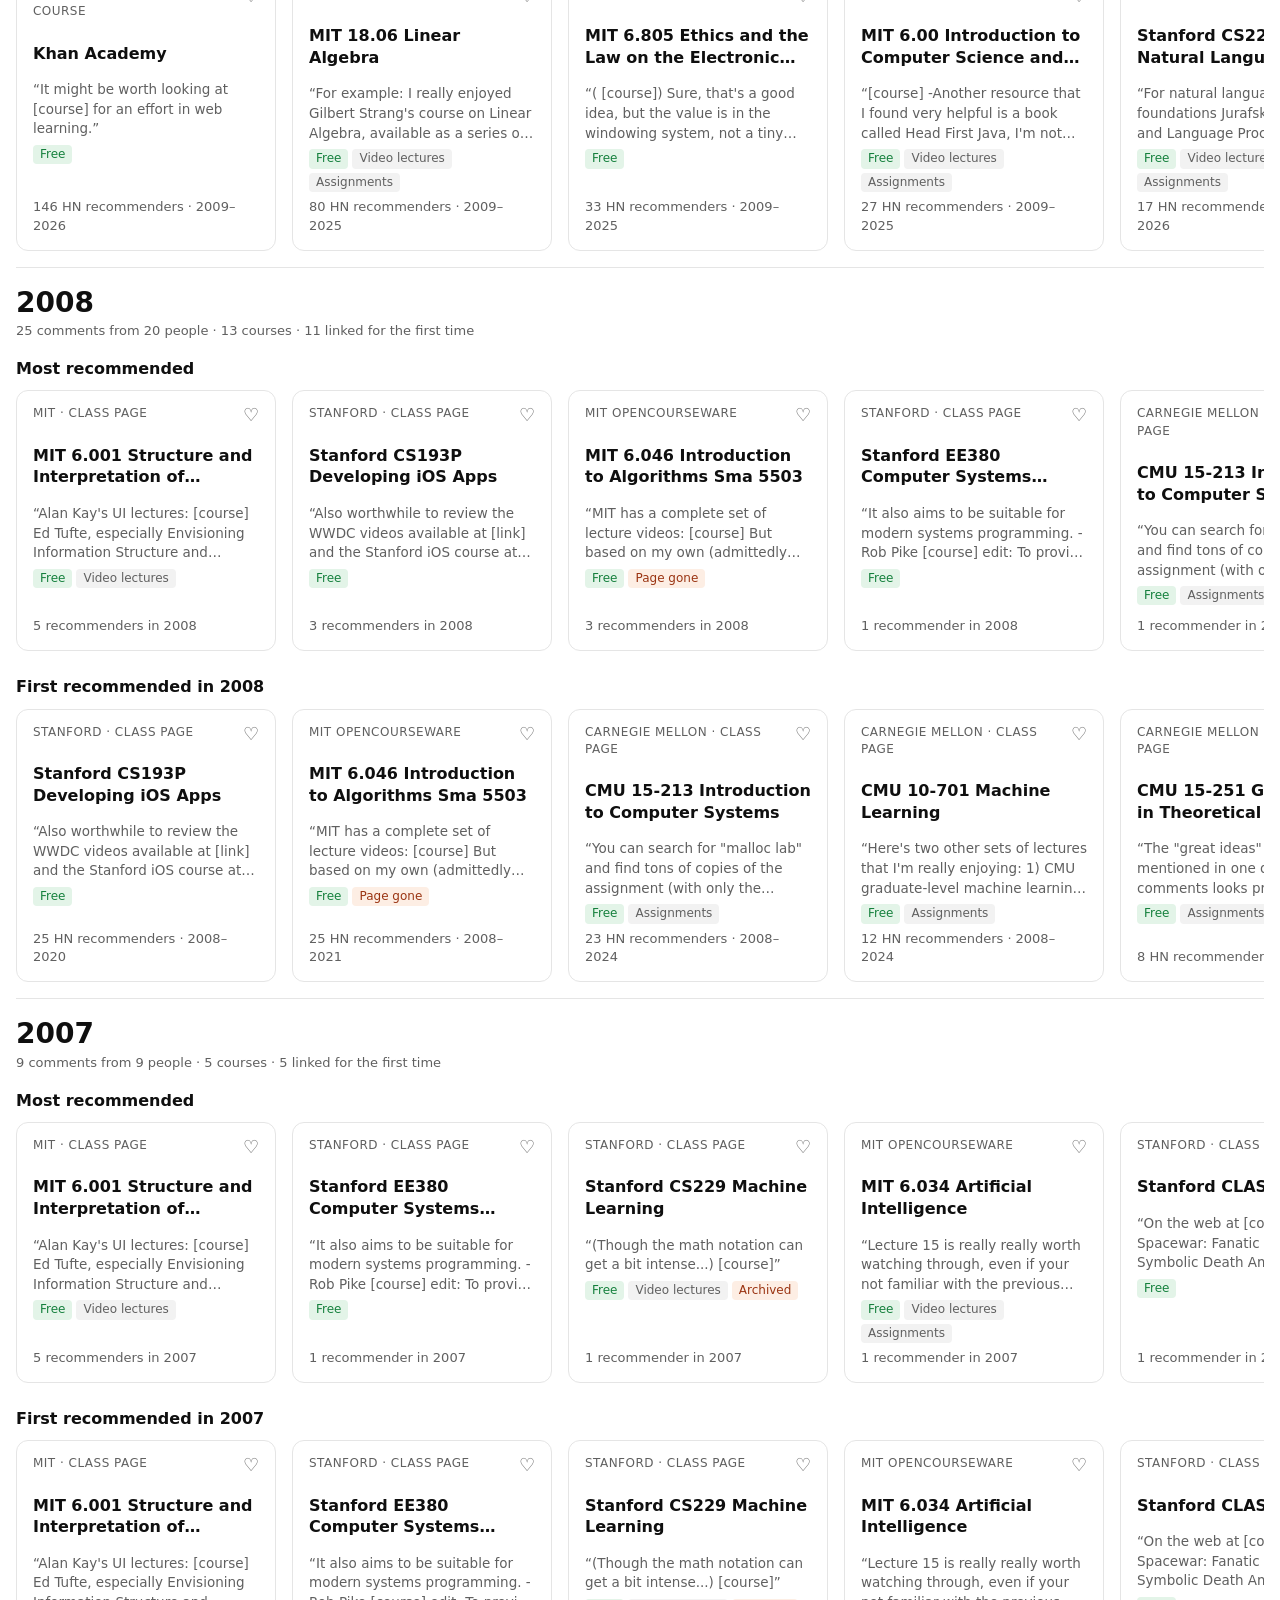
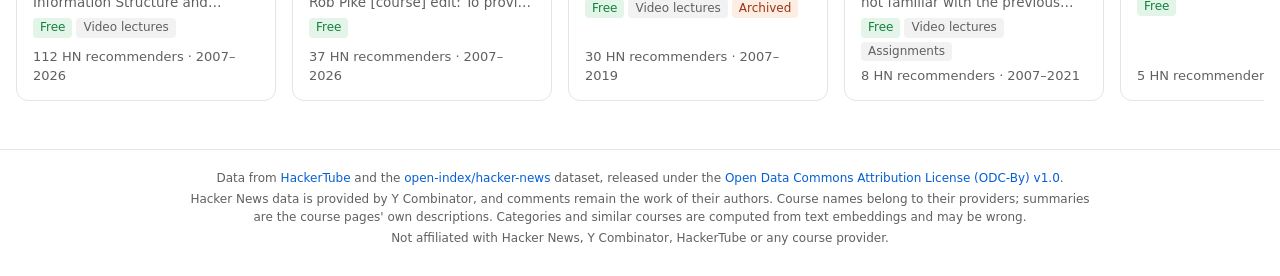
<file: docs/timeline.html>
<!doctype html>
<html lang="en">
<head>
<meta charset="utf-8">
<meta name="viewport" content="width=device-width, initial-scale=1">
<title>Timeline · HN Course Picks</title>
<meta name="description" content="The online courses Hacker News keeps telling each other to take, mined from every HN comment since 2007.">
<meta name="theme-color" content="#ff6600">
<link rel="icon" href="data:image/svg+xml,%3Csvg xmlns='http://www.w3.org/2000/svg' viewBox='0 0 32 32'%3E%3Crect width='32' height='32' rx='7' fill='%23ff6600'/%3E%3Cpath d='M6 13l10-5 10 5-10 5z M10 15v5c0 2 3 3 6 3s6-1 6-3v-5' fill='none' stroke='white' stroke-width='2' stroke-linejoin='round'/%3E%3C/svg%3E">
<link rel="stylesheet" href="assets/style.css">
</head>
<body data-page="timeline">
<header class="topbar">
  <a class="logo" href="./" aria-label="HN Course Picks home"><span class="logo-mark">&#9650;</span><span class="logo-text">HN Course Picks</span></a>
  <form class="search" action="./" role="search"><input id="q" name="q" type="search" placeholder="Search courses" aria-label="Search courses" autocomplete="off"></form>
  <nav class="nav"><a href="category.html">Categories</a><a href="timeline.html">Timeline</a><a href="library.html">Library</a><a href="table.html">Table</a></nav>
  <button class="kbd-btn" id="kbd-help" type="button" aria-label="Keyboard shortcuts" title="Keyboard shortcuts (?)">?</button>
</header>
<main><p class="empty">Loading…</p></main>
<footer>
  <p>Data from <a href="https://hackertube.org">HackerTube</a> and the <a href="https://huggingface.co/datasets/open-index/hacker-news">open-index/hacker-news</a> dataset, released under the <a href="https://opendatacommons.org/licenses/by/1-0/">Open Data Commons Attribution License (ODC-By) v1.0</a>.</p>
  <p>Hacker News data is provided by Y Combinator, and comments remain the work of their authors. Course names belong to their providers; summaries are the course pages' own descriptions. Categories and similar courses are computed from text embeddings and may be wrong.</p>
  <p>Not affiliated with Hacker News, Y Combinator, HackerTube or any course provider.</p>
</footer>
<script src="assets/app.js" defer></script>
</body>
</html>
</file>
<file: docs/assets/style.css>
:root {
  --bg: #ffffff;
  --bg-2: #f2f2f2;
  --bg-3: #e5e5e5;
  --fg: #0f0f0f;
  --fg-2: #606060;
  --accent: #ff6600;
  --accent-fg: #ffffff;
  --link: #065fd4;
  --radius: 12px;
  --gutter: 16px;
  --bar: #e65c00;
  --ok: #15803d;
  --ok-bg: #e3f4e8;
  --warn: #9a3412;
  --warn-bg: #fdeee4;
  --like: #e11d48;
  color-scheme: light dark;
}
@media (prefers-color-scheme: dark) {
  :root {
    --bg: #0f0f0f;
    --bg-2: #272727;
    --bg-3: #3a3a3a;
    --fg: #f1f1f1;
    --fg-2: #aaaaaa;
    --link: #3ea6ff;
    --ok: #4ade80;
    --ok-bg: #173322;
    --warn: #fdba74;
    --warn-bg: #3a2518;
    --like: #fb7185;
  }
}
* { box-sizing: border-box; }
html { -webkit-text-size-adjust: 100%; }
body {
  margin: 0;
  background: var(--bg);
  color: var(--fg);
  font: 14px/1.45 system-ui, -apple-system, "Segoe UI", Roboto, Helvetica, Arial, sans-serif;
  min-height: 100vh;
  display: flex;
  flex-direction: column;
}
a { color: inherit; text-decoration: none; }
a:hover { text-decoration: underline; }
main { flex: 1; width: 100%; max-width: 1800px; margin: 0 auto; padding: 0 var(--gutter) 32px; }

/* top bar */
.topbar {
  position: sticky; top: 0; z-index: 10;
  display: flex; align-items: center; gap: 12px;
  padding: 8px var(--gutter);
  background: var(--bg);
  border-bottom: 1px solid var(--bg-3);
}
.logo { display: flex; align-items: center; gap: 6px; font-weight: 700; font-size: 18px; white-space: nowrap; }
.logo:hover { text-decoration: none; }
.logo-mark {
  display: inline-grid; place-items: center;
  width: 28px; height: 20px; border-radius: 6px;
  background: var(--accent); color: var(--accent-fg); font-size: 13px;
}
.search { flex: 1; max-width: 560px; margin: 0 auto; display: flex; }
.search input {
  width: 100%; min-width: 0;
  padding: 8px 14px; font: inherit; font-size: 15px;
  color: var(--fg); background: var(--bg);
  border: 1px solid var(--bg-3); border-radius: 20px;
}
.search input:focus { outline: 2px solid var(--link); outline-offset: -1px; }
.nav a { padding: 6px 10px; border-radius: 8px; white-space: nowrap; }
.nav a:hover { background: var(--bg-2); text-decoration: none; }
@media (max-width: 560px) {
  .topbar { flex-wrap: wrap; row-gap: 6px; }
  .logo-text { display: none; }
  .nav { margin-left: auto; }
  .nav a { padding: 6px 4px; }
  .search { order: 3; flex-basis: 100%; max-width: none; }
}

/* chips + toolbar */
.toolbar { display: flex; flex-wrap: wrap; align-items: center; gap: 8px; padding: 12px 0; }
.chips {
  display: flex; gap: 8px; overflow-x: auto; padding: 12px 0;
  scrollbar-width: none; -webkit-overflow-scrolling: touch;
}
.chips::-webkit-scrollbar { display: none; }
.chip {
  flex: none; padding: 6px 12px; border-radius: 8px; border: 0;
  background: var(--bg-2); color: var(--fg); font: inherit; cursor: pointer; white-space: nowrap;
}
.chip:hover { background: var(--bg-3); text-decoration: none; }
.chip.active { background: var(--fg); color: var(--bg); }
.toggle { display: inline-flex; align-items: center; gap: 6px; color: var(--fg-2); cursor: pointer; user-select: none; }
.count { color: var(--fg-2); margin-left: auto; }

/* grid */
.grid {
  display: grid; gap: 24px 16px;
  grid-template-columns: repeat(auto-fill, minmax(280px, 1fr));
}
@media (max-width: 600px) { .grid { grid-template-columns: 1fr; } }
.card { display: block; min-width: 0; }
.card:hover { text-decoration: none; }
.card h3 {
  margin: 10px 0 4px; font-size: 15px; line-height: 1.35; font-weight: 600;
  display: -webkit-box; -webkit-line-clamp: 2; -webkit-box-orient: vertical; overflow: hidden;
}
.meta { color: var(--fg-2); font-size: 13px; }
.meta .dot::before, .course-meta .dot::before { content: "·"; margin: 0 4px; }
.sentinel { height: 1px; }
.empty { color: var(--fg-2); padding: 40px 0; text-align: center; }

/* headings */
.page-head { padding: 20px 0 4px; }
.page-head h1 { margin: 0 0 6px; font-size: 24px; }
.page-head p { margin: 0; color: var(--fg-2); max-width: 900px; }
.crumb { color: var(--fg-2); font-size: 13px; }
.crumb a { color: var(--link); }

/* category index */
.areas { columns: 3 320px; column-gap: 32px; padding-top: 12px; }
.area { break-inside: avoid; margin: 0 0 24px; }
.area h2 { font-size: 17px; margin: 0 0 8px; }
.area ul { list-style: none; margin: 0; padding: 0; }
.area li a { display: flex; justify-content: space-between; gap: 8px; padding: 5px 8px; border-radius: 6px; }
.area li a:hover { background: var(--bg-2); text-decoration: none; }
.area li span { color: var(--fg-2); }


/* course cards: text only, no logos or artwork */
.card {
  position: relative; display: flex; flex-direction: column; gap: 6px;
  padding: 14px 16px; border: 1px solid var(--bg-3); border-radius: var(--radius); background: var(--bg);
}
.card:hover { background: var(--bg-2); }
.card.kb { outline: 2px solid var(--link); outline-offset: 2px; }
.card .kicker { color: var(--fg-2); font-size: 12px; text-transform: uppercase; letter-spacing: .04em; padding-right: 32px; }
.card h3 { margin: 0; }
.card h3 a::after { content: ""; position: absolute; inset: 0; border-radius: var(--radius); }
.card h3 a:hover { text-decoration: none; }
.card h3 a:focus-visible { outline: none; }
.card:focus-within { outline: 2px solid var(--link); outline-offset: 2px; }
.card .q {
  margin: 0; color: var(--fg-2); font-size: 13.5px;
  display: -webkit-box; -webkit-line-clamp: 3; -webkit-box-orient: vertical; overflow: hidden;
}
.card .meta { margin-top: auto; }
.tags { display: flex; flex-wrap: wrap; gap: 4px; }
.tag { padding: 1px 7px; border-radius: 4px; font-size: 12px; background: var(--bg-2); color: var(--fg-2); white-space: nowrap; }
.card:hover .tag { background: var(--bg-3); }
.tag.free { background: var(--ok-bg); color: var(--ok); }
.tag.gone { background: var(--warn-bg); color: var(--warn); }
.like {
  position: absolute; top: 8px; right: 8px; z-index: 1;
  width: 32px; height: 32px; border: 0; border-radius: 50%;
  background: transparent; color: var(--fg-2); font-size: 18px; line-height: 1; cursor: pointer;
}
.like:hover { background: var(--bg-3); }
.like[aria-pressed="true"] { color: var(--like); }
.why-pick { color: var(--fg-2); font-size: 12px; }

/* filters */
.filters { display: flex; flex-wrap: wrap; align-items: center; gap: 8px 16px; padding: 0 0 12px; }
.filters select {
  font: inherit; color: var(--fg); background: var(--bg-2); border: 0; border-radius: 8px; padding: 6px 8px; max-width: 220px;
}
.toggle input { accent-color: var(--accent); }
.shelf-head { display: flex; align-items: baseline; gap: 12px; margin: 16px 0 10px; }
.shelf-head h2 { font-size: 18px; margin: 0; }
.shelf-head a { color: var(--link); font-size: 13px; }
.shelf .card { height: 100%; }

/* course page */
.course { display: grid; grid-template-columns: minmax(0, 1fr) 380px; gap: 28px; padding-top: 20px; }
@media (max-width: 1000px) { .course { grid-template-columns: minmax(0, 1fr); } }
.course h1 { font-size: 24px; line-height: 1.25; margin: 6px 0 8px; }
.course-meta { color: var(--fg-2); margin-bottom: 6px; }
.actions { display: flex; flex-wrap: wrap; gap: 8px; margin: 14px 0 0; }
.btn {
  display: inline-flex; align-items: center; gap: 6px; padding: 8px 14px; border-radius: 18px; border: 0;
  background: var(--bg-2); color: var(--fg); font: inherit; font-weight: 500; cursor: pointer;
}
.btn:hover { background: var(--bg-3); text-decoration: none; }
.btn.primary { background: var(--fg); color: var(--bg); }
.btn.primary:hover { opacity: .9; }
.btn[aria-pressed="true"] { color: var(--like); }
.note { border-radius: var(--radius); padding: 10px 14px; margin: 14px 0 0; background: var(--warn-bg); color: var(--fg); }
.note b { color: var(--warn); }
.panel { background: var(--bg-2); border-radius: var(--radius); padding: 12px 14px; margin: 14px 0; }
.panel h2 { font-size: 15px; margin: 0 0 6px; }
.panel p { margin: 0; }
.panel p + p { margin-top: 6px; }
.panel .chips { padding: 8px 0 0; flex-wrap: wrap; }
.panel .chip { background: var(--bg-3); }
.muted { color: var(--fg-2); }
.section h2 { font-size: 17px; margin: 24px 0 10px; }
.comment { border-left: 3px solid var(--accent); padding: 2px 0 2px 12px; margin: 0 0 18px; }
.comment blockquote { margin: 0 0 6px; white-space: pre-line; overflow-wrap: anywhere; }
.comment .meta b { color: var(--fg); font-weight: 600; }
.comment .meta a { color: var(--link); }
.comment .linked { display: block; overflow-wrap: anywhere; }
.lectures { display: grid; gap: 16px; grid-template-columns: repeat(auto-fill, minmax(240px, 1fr)); }
.lecture { display: block; }
.lecture:hover { text-decoration: none; }
.lecture:hover h3 { text-decoration: underline; }
.lecture .thumb {
  display: block; width: 100%; aspect-ratio: 16 / 9; border-radius: 10px; overflow: hidden; background: var(--bg-2);
}
.lecture .thumb img { width: 100%; height: 100%; object-fit: cover; display: block; }
.lecture h3 { font-size: 14px; margin: 8px 0 2px; }
.lecture p { margin: 4px 0 0; color: var(--fg-2); font-size: 13px; }
.side h2 { font-size: 16px; margin: 0 0 12px; }
.side-list { display: flex; flex-direction: column; gap: 10px; }
.side-list .card { padding: 10px 12px; }
@media (max-width: 1000px) and (min-width: 601px) {
  .side-list { display: grid; grid-template-columns: repeat(auto-fill, minmax(280px, 1fr)); gap: 16px; }
}

/* library */
.lib-head { display: flex; align-items: baseline; gap: 12px; margin: 20px 0 10px; }
.lib-head h2 { margin: 0; font-size: 18px; }
.linkbtn { border: 0; background: none; color: var(--link); font: inherit; font-size: 13px; cursor: pointer; padding: 0; }

/* keyboard help */
.kbd-btn { border: 0; background: none; color: var(--fg); font: inherit; padding: 6px 10px; border-radius: 8px; cursor: pointer; }
.kbd-btn:hover { background: var(--bg-2); }
dialog.help { border: 0; border-radius: var(--radius); padding: 20px 24px; background: var(--bg); color: var(--fg); max-width: min(440px, calc(100vw - 32px)); box-shadow: 0 10px 40px rgba(0,0,0,.35); }
dialog.help::backdrop { background: rgba(0,0,0,.45); }
dialog.help h2 { margin: 0 0 12px; font-size: 18px; }
dialog.help dl { display: grid; grid-template-columns: auto 1fr; gap: 6px 16px; margin: 0; }
dialog.help dt { white-space: nowrap; }
dialog.help dd { margin: 0; color: var(--fg-2); }
kbd { display: inline-block; min-width: 1.6em; padding: 1px 5px; border: 1px solid var(--bg-3); border-bottom-width: 2px; border-radius: 4px; font: 12px ui-monospace, monospace; text-align: center; background: var(--bg-2); }

/* footer */
footer {
  border-top: 1px solid var(--bg-3); color: var(--fg-2); font-size: 12px;
  padding: 16px var(--gutter) 24px; text-align: center;
}
footer p { margin: 4px auto; max-width: 900px; }
footer a { color: var(--link); }


/* timeline */
.tl-chart { margin: 16px 0 0; max-width: 900px; }
.tl-chart figcaption { color: var(--fg-2); font-size: 13px; margin-bottom: 8px; }
.tl-cols { display: flex; align-items: stretch; height: 180px; border-bottom: 1px solid var(--bg-3); }
.tl-col { flex: 1; min-width: 0; display: flex; flex-direction: column; padding: 0 1px; border-radius: 4px 4px 0 0; }
.tl-col:hover, .tl-col:focus-visible { background: var(--bg-2); text-decoration: none; }
.tl-col:focus-visible { outline: 2px solid var(--link); outline-offset: 1px; }
.tl-plot { flex: 1; display: flex; flex-direction: column; justify-content: flex-end; align-items: center; }
.tl-bar { position: relative; display: block; width: 100%; max-width: 24px; min-height: 2px; background: var(--bar); border-radius: 4px 4px 0 0; }
.tl-bar.partial {
  background: repeating-linear-gradient(135deg, var(--bar) 0 3px, color-mix(in srgb, var(--bar) 45%, transparent) 3px 6px);
}
.tl-val { position: absolute; bottom: 100%; left: 50%; transform: translateX(-50%); padding-bottom: 2px; font-size: 11px; color: var(--fg-2); white-space: nowrap; }
.tl-year { display: flex; justify-content: center; height: 0; font-size: 11px; color: var(--fg-2); white-space: nowrap; transform: translateY(4px); }
/* keep the end labels inside the chart */
.tl-col:first-child .tl-year { justify-content: flex-start; }
.tl-col:last-child .tl-year { justify-content: flex-end; }
.tl-col:last-child .tl-val { left: auto; right: 0; transform: none; }
.tl-readout { margin: 22px 0 0; color: var(--fg); font-size: 13px; min-height: 1.45em; }
.year { scroll-margin-top: 64px; padding: 20px 0 8px; border-top: 1px solid var(--bg-3); }
.year-head h2 { margin: 0; font-size: 28px; line-height: 1.1; }
.year-head .partial { margin-left: 8px; font-size: 14px; font-weight: 500; color: var(--fg-2); }
.year-head .meta { margin: 4px 0 0; }
.standout { align-items: center; padding: 10px 0 0; }
.standout .label { flex: none; color: var(--fg-2); font-size: 13px; }
.year h3 { font-size: 16px; margin: 16px 0 10px; }
.shelf {
  display: grid; grid-auto-flow: column; grid-auto-columns: 260px; gap: 16px;
  overflow-x: auto; padding-bottom: 8px; scroll-snap-type: x proximity;
}
.shelf .card { scroll-snap-align: start; }
@media (max-width: 600px) { .shelf { grid-auto-columns: 75%; } }
</file>
